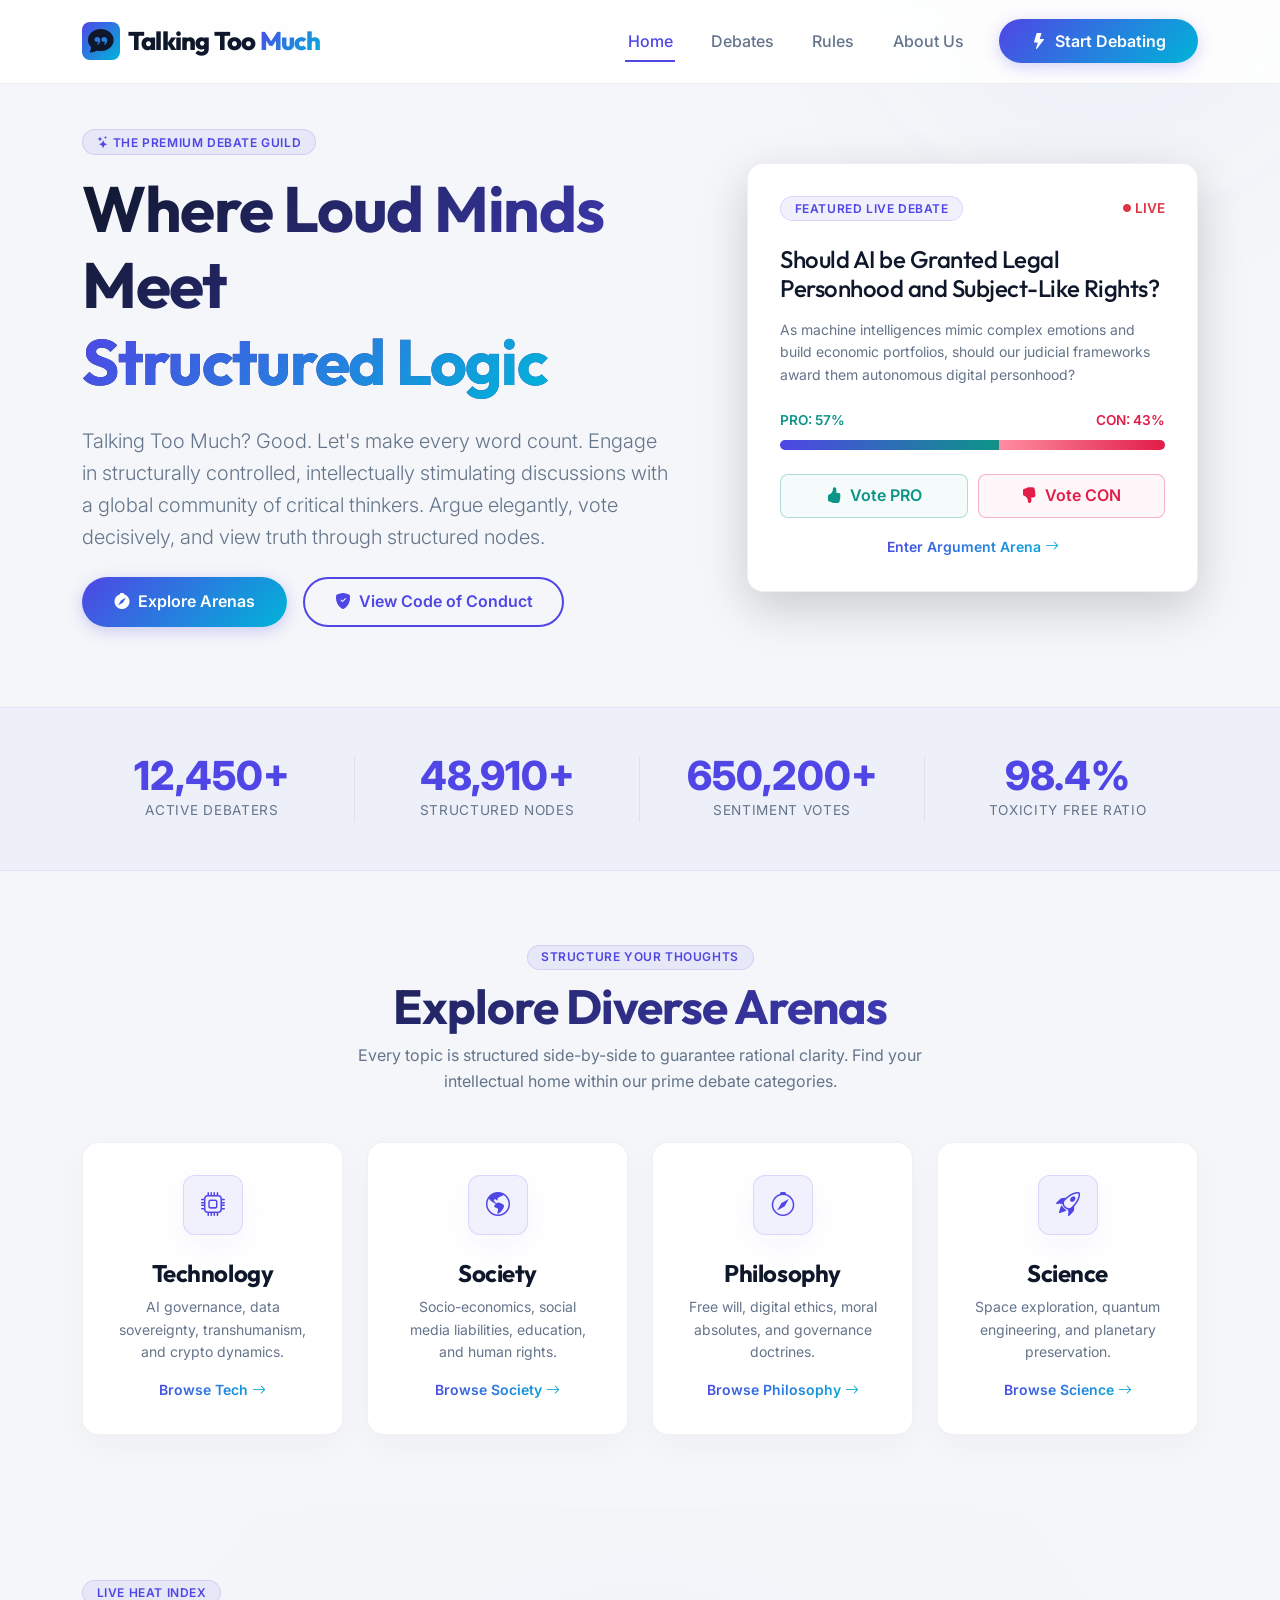
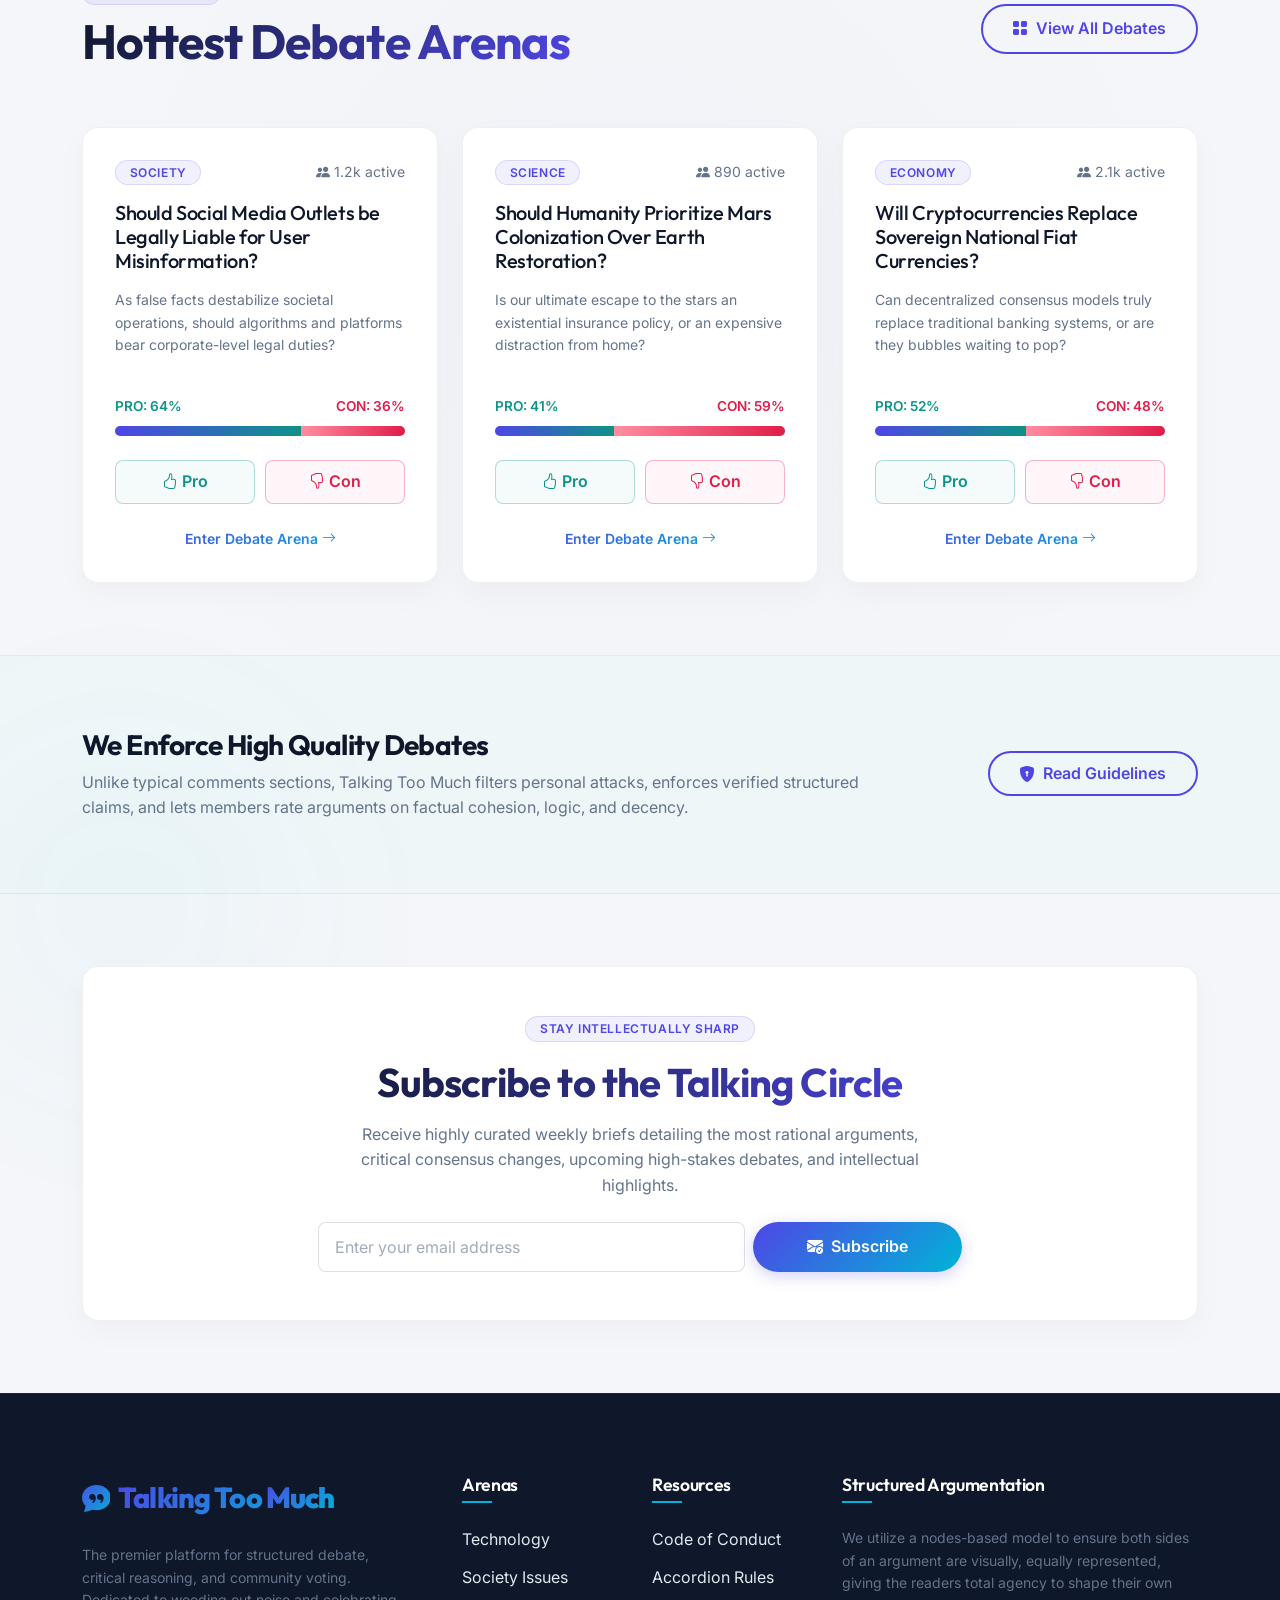
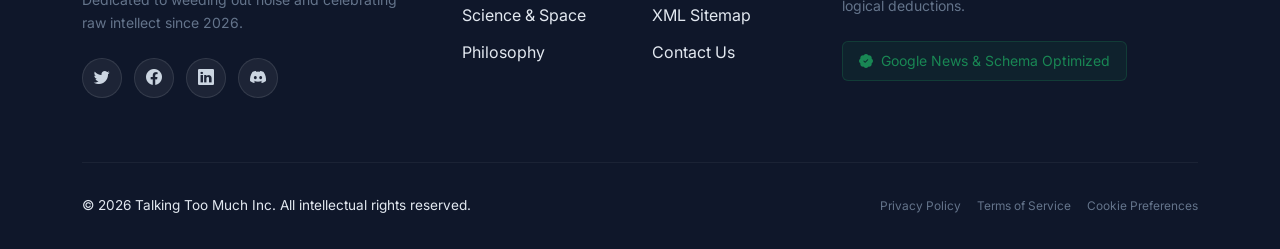
<file: index.html>
<!DOCTYPE html>
<html lang="en">

<head>
    <meta charset="UTF-8">
    <meta name="viewport" content="width=device-width, initial-scale=1.0">
    <meta name="description"
        content="Talking Too Much - The premium digital debating arena for structured logic, heated discussions, and community voting. Join debate arenas on Tech, Philosophy, Science, and Society.">
    <meta name="keywords"
        content="debating website, online debates, structured arguments, pros and cons, critical thinking, debate platform, Talking Too Much, healthy discussion">
    <meta name="author" content="Talking Too Much Inc.">

    <!-- Open Graph / Facebook -->
    <meta property="og:type" content="website">
    <meta property="og:url" content="https://ramandhiman2.github.io/TTM_SEO/">
    <meta property="og:title" content="Talking Too Much - Premium Online Debating Arena">
    <meta property="og:description"
        content="Exchange thoughts, cast votes, and participate in highly structured debates. Where loud minds meet structured logic.">
    <meta property="og:image" content="https://ramandhiman2.github.io/TTM_SEO/assets/images/og-home.jpg">

    <!-- Twitter -->
    <meta property="twitter:card" content="summary_large_image">
    <meta property="twitter:url" content="https://ramandhiman2.github.io/TTM_SEO/">
    <meta property="twitter:title" content="Talking Too Much - Premium Online Debating Arena">
    <meta property="twitter:description"
        content="Exchange thoughts, cast votes, and participate in highly structured debates. Where loud minds meet structured logic.">
    <meta property="twitter:image" content="https://ramandhiman2.github.io/TTM_SEO/assets/images/og-home.jpg">

    <title>Talking Too Much | Premium Online Debating & Argumentation Arena</title>
    <link rel="canonical" href="https://ramandhiman2.github.io/TTM_SEO/index.html">

    <!-- Preconnect CDNs for faster DNS & TLS connection times -->
    <link rel="preconnect" href="https://fonts.googleapis.com">
    <link rel="preconnect" href="https://fonts.gstatic.com" crossorigin>
    <link rel="preconnect" href="https://cdn.jsdelivr.net">

    <!-- Load Google Fonts -->
    <link
        href="https://fonts.googleapis.com/css2?family=Inter:wght@300;400;500;600;700&family=Outfit:wght@400;500;600;700;800;900&display=swap"
        rel="stylesheet">

    <!-- Bootstrap 5 CSS -->
    <link href="https://cdn.jsdelivr.net/npm/bootstrap@5.3.0/dist/css/bootstrap.min.css" rel="stylesheet">
    <!-- Bootstrap Icons (Optimized / Non-render-blocking fallback load) -->
    <link href="https://cdn.jsdelivr.net/npm/bootstrap-icons@1.10.5/font/bootstrap-icons.css" rel="stylesheet"
        media="print" onload="this.media='all'">
    <!-- Custom CSS -->
    <link href="assets/css/style.css" rel="stylesheet">

    <!-- Deferred Scripts (Downloaded in parallel, non-blocking) -->
    <script src="https://cdn.jsdelivr.net/npm/bootstrap@5.3.0/dist/js/bootstrap.bundle.min.js" defer></script>
    <script src="assets/js/main.js" defer></script>

    <!-- JSON-LD SEO Schema Markup -->
    <script type="application/ld+json">
        {
    "@context": "https://schema.org",
    "@type": "WebSite",
    "name": "Talking Too Much",
    "alternateName": "TalkingTooMuch Debate Platform",
    "url": "https://ramandhiman2.github.io/TTM_SEO/",
    "potentialAction": {
        "@type": "SearchAction",
        "target": "https://ramandhiman2.github.io/TTM_SEO/debates.html?search={search_term_string}",
        "query-input": "required name=search_term_string"
    },
    "description": "Premium structured debating arena online. Analyze, argue, and vote on critical topics across Technology, Philosophy, Science, and Society.",
    "publisher": {
        "@type": "Organization",
        "name": "Talking Too Much",
        "logo": {
        "@type": "ImageObject",
        "url": "https://ramandhiman2.github.io/TTM_SEO/assets/images/logo.png"
        }
  }
}
    </script>
</head>

<body>

    <!-- Ambient BG Lights -->
    <div class="ambient-bg"></div>
    <div class="ambient-bg-2"></div>

    <!-- HEADER / NAVIGATION -->
    <header>
        <nav class="navbar navbar-expand-lg navbar-premium fixed-top">
            <div class="container">
                <a class="navbar-brand text-light" href="index.html">
                    <span class="brand-logo"><i class="bi bi-chat-quote-fill"></i></span>
                    <span>Talking Too <span class="text-gradient-green">Much</span></span>
                </a>
                <button class="navbar-toggler navbar-toggler-premium" type="button" data-bs-toggle="collapse"
                    data-bs-target="#mainNavbar" aria-controls="mainNavbar" aria-expanded="false"
                    aria-label="Toggle navigation">
                    <span class="bi bi-list"></span>
                </button>
                <div class="collapse navbar-collapse" id="mainNavbar">
                    <ul class="navbar-nav ms-auto mb-2 mb-lg-0 align-items-lg-center">
                        <li class="nav-item active"><a class="nav-link" href="index.html">Home</a></li>
                        <li class="nav-item"><a class="nav-link" href="debates.html">Debates</a></li>
                        <li class="nav-item"><a class="nav-link" href="rules.html">Rules</a></li>
                        <li class="nav-item"><a class="nav-link" href="about.html">About Us</a></li>
                        <li class="nav-item ms-lg-3 mt-2 mt-lg-0">
                            <a class="btn-premium" href="debates.html"><i class="bi bi-lightning-fill me-1"></i> Start
                                Debating</a>
                        </li>
                    </ul>
                </div>
            </div>
        </nav>
    </header>

    <!-- HERO SECTION -->
    <main>
        <section class="hero-section d-flex align-items-center">
            <div class="container">
                <div class="row align-items-center">
                    <div class="col-lg-7 text-start mb-5 mb-lg-0">
                        <span class="badge badge-category mb-3"><i class="bi bi-stars"></i> The Premium Debate
                            Guild</span>
                        <h1 class="display-3 fw-bold mb-4 text-gradient">Where Loud Minds Meet <br><span
                                class="text-gradient-green">Structured Logic</span></h1>
                        <p class="lead text-muted mb-4 pe-lg-5">Talking Too Much? Good. Let's make every word count.
                            Engage in structurally controlled, intellectually stimulating discussions with a global
                            community of critical thinkers. Argue elegantly, vote decisively, and view truth through
                            structured nodes.</p>
                        <div class="d-flex flex-wrap gap-3 hero-buttons">
                            <a href="debates.html" class="btn-premium"><i class="bi bi-compass-fill me-2"></i>Explore
                                Arenas</a>
                            <a href="rules.html" class="btn-premium-outline"><i
                                    class="bi bi-shield-fill-check me-2"></i>View Code of Conduct</a>
                        </div>
                    </div>
                    <div class="col-lg-5">
                        <div class="glass-card shadow-lg">
                            <div class="d-flex justify-content-between align-items-center mb-4">
                                <span class="badge badge-category">Featured Live Debate</span>
                                <span class="text-danger fw-semibold d-flex align-items-center gap-1"
                                    style="font-size: 0.85rem;"><i class="bi bi-circle-fill animate-pulse text-danger"
                                        style="font-size: 0.5rem; animation: pulse 1.5s infinite;"></i> LIVE</span>
                            </div>
                            <h3 class="h4 mb-3"><a href="debate-details.html"
                                    class="text-light text-decoration-none hover-teal">Should AI be Granted Legal
                                    Personhood and Subject-Like Rights?</a></h3>
                            <p class="text-muted small">As machine intelligences mimic complex emotions and build
                                economic portfolios, should our judicial frameworks award them autonomous digital
                                personhood?</p>

                            <!-- Voting engine widget -->
                            <div class="debate-sentiment">
                                <div class="sentiment-label">
                                    <span style="color: var(--pro-color);">PRO: 57%</span>
                                    <span style="color: var(--con-color);">CON: 43%</span>
                                </div>
                                <div class="sentiment-bar">
                                    <div class="sentiment-pro" style="width: 57%"></div>
                                    <div class="sentiment-con" style="width: 43%"></div>
                                </div>
                            </div>

                            <div class="vote-btn-group mt-4">
                                <button class="btn-vote-pro"><i class="bi bi-hand-thumbs-up-fill me-1"></i> Vote
                                    PRO</button>
                                <button class="btn-vote-con"><i class="bi bi-hand-thumbs-down-fill me-1"></i> Vote
                                    CON</button>
                            </div>

                            <div class="text-center mt-3">
                                <a href="debate-details.html"
                                    class="text-gradient-green text-decoration-none fw-semibold small d-inline-flex align-items-center gap-1">Enter
                                    Argument Arena <i class="bi bi-arrow-right"></i></a>
                            </div>
                        </div>
                    </div>
                </div>
            </div>
        </section>

        <!-- STATISTICS SECTION -->
        <section class="py-5 section-stats">
            <div class="container">
                <div class="row text-center">
                    <div class="col-6 col-lg-3 stat-counter">
                        <div class="stat-number">12,450+</div>
                        <div class="stat-label">Active Debaters</div>
                    </div>
                    <div class="col-6 col-lg-3 stat-counter">
                        <div class="stat-number">48,910+</div>
                        <div class="stat-label">Structured Nodes</div>
                    </div>
                    <div class="col-6 col-lg-3 stat-counter">
                        <div class="stat-number">650,200+</div>
                        <div class="stat-label">Sentiment Votes</div>
                    </div>
                    <div class="col-6 col-lg-3 stat-counter">
                        <div class="stat-number">98.4%</div>
                        <div class="stat-label">Toxicity Free Ratio</div>
                    </div>
                </div>
            </div>
        </section>

        <!-- CATEGORIES SECTION -->
        <section class="py-5">
            <div class="container py-4">
                <div class="text-center mb-5">
                    <span class="badge badge-category mb-2">Structure Your Thoughts</span>
                    <h2 class="display-5 fw-bold text-gradient">Explore Diverse Arenas</h2>
                    <p class="text-muted mx-auto" style="max-width: 600px;">Every topic is structured side-by-side to
                        guarantee rational clarity. Find your intellectual home within our prime debate categories.</p>
                </div>
                <div class="row g-4">
                    <div class="col-md-6 col-lg-3">
                        <div
                            class="glass-card h-100 text-center d-flex flex-column align-items-center justify-content-center">
                            <div class="icon-box"><i class="bi bi-cpu"></i></div>
                            <h4>Technology</h4>
                            <p class="text-muted small">AI governance, data sovereignty, transhumanism, and crypto
                                dynamics.</p>
                            <a href="debates.html"
                                class="text-gradient-green text-decoration-none fw-semibold small mt-auto">Browse Tech
                                <i class="bi bi-arrow-right"></i></a>
                        </div>
                    </div>
                    <div class="col-md-6 col-lg-3">
                        <div
                            class="glass-card h-100 text-center d-flex flex-column align-items-center justify-content-center">
                            <div class="icon-box"><i class="bi bi-globe-americas"></i></div>
                            <h4>Society</h4>
                            <p class="text-muted small">Socio-economics, social media liabilities, education, and human
                                rights.</p>
                            <a href="debates.html"
                                class="text-gradient-green text-decoration-none fw-semibold small mt-auto">Browse
                                Society <i class="bi bi-arrow-right"></i></a>
                        </div>
                    </div>
                    <div class="col-md-6 col-lg-3">
                        <div
                            class="glass-card h-100 text-center d-flex flex-column align-items-center justify-content-center">
                            <div class="icon-box"><i class="bi bi-compass"></i></div>
                            <h4>Philosophy</h4>
                            <p class="text-muted small">Free will, digital ethics, moral absolutes, and governance
                                doctrines.</p>
                            <a href="debates.html"
                                class="text-gradient-green text-decoration-none fw-semibold small mt-auto">Browse
                                Philosophy <i class="bi bi-arrow-right"></i></a>
                        </div>
                    </div>
                    <div class="col-md-6 col-lg-3">
                        <div
                            class="glass-card h-100 text-center d-flex flex-column align-items-center justify-content-center">
                            <div class="icon-box"><i class="bi bi-rocket-takeoff"></i></div>
                            <h4>Science</h4>
                            <p class="text-muted small">Space exploration, quantum engineering, and planetary
                                preservation.</p>
                            <a href="debates.html"
                                class="text-gradient-green text-decoration-none fw-semibold small mt-auto">Browse
                                Science <i class="bi bi-arrow-right"></i></a>
                        </div>
                    </div>
                </div>
            </div>
        </section>

        <!-- POPULAR DEBATES SECTION -->
        <section class="py-5 section-popular">
            <div class="container py-4">
                <div
                    class="d-flex flex-column flex-md-row justify-content-between align-items-start align-items-md-center mb-5">
                    <div>
                        <span class="badge badge-category mb-2">Live Heat Index</span>
                        <h2 class="display-5 fw-bold text-gradient">Hottest Debate Arenas</h2>
                    </div>
                    <a href="debates.html" class="btn-premium-outline mt-3 mt-md-0"><i
                            class="bi bi-grid-fill me-2"></i>View All Debates</a>
                </div>

                <div class="row g-4">
                    <!-- Debate Card 1 -->
                    <div class="col-lg-4 col-md-6">
                        <div class="glass-card h-100 d-flex flex-column">
                            <div class="d-flex justify-content-between align-items-center mb-3">
                                <span class="badge badge-category">Society</span>
                                <span class="text-muted small d-flex align-items-center gap-1"><i
                                        class="bi bi-people-fill"></i> 1.2k active</span>
                            </div>
                            <h4 class="h5 mb-3"><a href="debate-details.html"
                                    class="text-light text-decoration-none hover-teal">Should Social Media Outlets be
                                    Legally Liable for User Misinformation?</a></h4>
                            <p class="text-muted small flex-grow-1">As false facts destabilize societal operations,
                                should algorithms and platforms bear corporate-level legal duties?</p>

                            <div class="debate-sentiment">
                                <div class="sentiment-label">
                                    <span style="color: var(--pro-color);">PRO: 64%</span>
                                    <span style="color: var(--con-color);">CON: 36%</span>
                                </div>
                                <div class="sentiment-bar">
                                    <div class="sentiment-pro" style="width: 64%"></div>
                                    <div class="sentiment-con" style="width: 36%"></div>
                                </div>
                            </div>

                            <div class="vote-btn-group mb-3">
                                <button class="btn-vote-pro btn-sm"><i class="bi bi-hand-thumbs-up"></i> Pro</button>
                                <button class="btn-vote-con btn-sm"><i class="bi bi-hand-thumbs-down"></i> Con</button>
                            </div>
                            <a href="debate-details.html"
                                class="text-center text-gradient-green text-decoration-none fw-semibold small mt-2">Enter
                                Debate Arena <i class="bi bi-arrow-right"></i></a>
                        </div>
                    </div>

                    <!-- Debate Card 2 -->
                    <div class="col-lg-4 col-md-6">
                        <div class="glass-card h-100 d-flex flex-column">
                            <div class="d-flex justify-content-between align-items-center mb-3">
                                <span class="badge badge-category">Science</span>
                                <span class="text-muted small d-flex align-items-center gap-1"><i
                                        class="bi bi-people-fill"></i> 890 active</span>
                            </div>
                            <h4 class="h5 mb-3"><a href="debate-details.html"
                                    class="text-light text-decoration-none hover-teal">Should Humanity Prioritize Mars
                                    Colonization Over Earth Restoration?</a></h4>
                            <p class="text-muted small flex-grow-1">Is our ultimate escape to the stars an existential
                                insurance policy, or an expensive distraction from home?</p>

                            <div class="debate-sentiment">
                                <div class="sentiment-label">
                                    <span style="color: var(--pro-color);">PRO: 41%</span>
                                    <span style="color: var(--con-color);">CON: 59%</span>
                                </div>
                                <div class="sentiment-bar">
                                    <div class="sentiment-pro" style="width: 41%"></div>
                                    <div class="sentiment-con" style="width: 59%"></div>
                                </div>
                            </div>

                            <div class="vote-btn-group mb-3">
                                <button class="btn-vote-pro btn-sm"><i class="bi bi-hand-thumbs-up"></i> Pro</button>
                                <button class="btn-vote-con btn-sm"><i class="bi bi-hand-thumbs-down"></i> Con</button>
                            </div>
                            <a href="debate-details.html"
                                class="text-center text-gradient-green text-decoration-none fw-semibold small mt-2">Enter
                                Debate Arena <i class="bi bi-arrow-right"></i></a>
                        </div>
                    </div>

                    <!-- Debate Card 3 -->
                    <div class="col-lg-4 col-md-6">
                        <div class="glass-card h-100 d-flex flex-column">
                            <div class="d-flex justify-content-between align-items-center mb-3">
                                <span class="badge badge-category">Economy</span>
                                <span class="text-muted small d-flex align-items-center gap-1"><i
                                        class="bi bi-people-fill"></i> 2.1k active</span>
                            </div>
                            <h4 class="h5 mb-3"><a href="debate-details.html"
                                    class="text-light text-decoration-none hover-teal">Will Cryptocurrencies Replace
                                    Sovereign National Fiat Currencies?</a></h4>
                            <p class="text-muted small flex-grow-1">Can decentralized consensus models truly replace
                                traditional banking systems, or are they bubbles waiting to pop?</p>

                            <div class="debate-sentiment">
                                <div class="sentiment-label">
                                    <span style="color: var(--pro-color);">PRO: 52%</span>
                                    <span style="color: var(--con-color);">CON: 48%</span>
                                </div>
                                <div class="sentiment-bar">
                                    <div class="sentiment-pro" style="width: 52%"></div>
                                    <div class="sentiment-con" style="width: 48%"></div>
                                </div>
                            </div>

                            <div class="vote-btn-group mb-3">
                                <button class="btn-vote-pro btn-sm"><i class="bi bi-hand-thumbs-up"></i> Pro</button>
                                <button class="btn-vote-con btn-sm"><i class="bi bi-hand-thumbs-down"></i> Con</button>
                            </div>
                            <a href="debate-details.html"
                                class="text-center text-gradient-green text-decoration-none fw-semibold small mt-2">Enter
                                Debate Arena <i class="bi bi-arrow-right"></i></a>
                        </div>
                    </div>
                </div>
            </div>
        </section>

        <!-- CONDUCT STATEMENT BANNER -->
        <section class="py-5"
            style="border-top: 1px solid var(--border-glass); border-bottom: 1px solid var(--border-glass); background: rgba(0, 245, 212, 0.02);">
            <div class="container py-4">
                <div class="row align-items-center">
                    <div class="col-md-9 mb-4 mb-md-0 text-start">
                        <h3 class="fw-bold mb-2">We Enforce High Quality Debates</h3>
                        <p class="text-muted mb-0">Unlike typical comments sections, Talking Too Much filters personal
                            attacks, enforces verified structured claims, and lets members rate arguments on factual
                            cohesion, logic, and decency.</p>
                    </div>
                    <div class="col-md-3 text-start text-md-end">
                        <a href="rules.html" class="btn-premium-outline"><i class="bi bi-shield-lock-fill me-1"></i>
                            Read Guidelines</a>
                    </div>
                </div>
            </div>
        </section>

        <!-- NEWSLETTER SECTION -->
        <section class="py-5">
            <div class="container py-4">
                <div class="glass-card py-5 text-center">
                    <div class="row justify-content-center">
                        <div class="col-lg-8">
                            <span class="badge badge-category mb-3">Stay intellectually sharp</span>
                            <h2 class="display-6 fw-bold mb-3 text-gradient">Subscribe to the Talking Circle</h2>
                            <p class="text-muted mb-4 px-md-5">Receive highly curated weekly briefs detailing the most
                                rational arguments, critical consensus changes, upcoming high-stakes debates, and
                                intellectual highlights.</p>
                            <form id="newsletterForm" class="row g-2 justify-content-center px-md-4">
                                <div class="col-md-8">
                                    <input type="email" class="form-control form-premium-control"
                                        placeholder="Enter your email address" required aria-label="Newsletter email">
                                </div>
                                <div class="col-md-4">
                                    <button type="submit" class="btn-premium w-100"><i
                                            class="bi bi-envelope-check-fill me-1"></i> Subscribe</button>
                                </div>
                            </form>
                        </div>
                    </div>
                </div>
            </div>
        </section>
    </main>

    <!-- FOOTER -->
    <footer class="footer-premium">
        <div class="container">
            <div class="row g-4">
                <div class="col-lg-4 text-start">
                    <a class="footer-logo" href="index.html">
                        <span class="brand-logo"><i class="bi bi-chat-quote-fill"></i></span>
                        <span>Talking Too <span>Much</span></span>
                    </a>
                    <p class="text-muted small pe-lg-4 mt-3">The premier platform for structured debate, critical
                        reasoning, and community voting. Dedicated to weeding out noise and celebrating raw intellect
                        since 2026.</p>
                    <div class="social-icons">
                        <a href="#" class="social-icon-btn" aria-label="Twitter"><i class="bi bi-twitter"></i></a>
                        <a href="#" class="social-icon-btn" aria-label="Facebook"><i class="bi bi-facebook"></i></a>
                        <a href="#" class="social-icon-btn" aria-label="LinkedIn"><i class="bi bi-linkedin"></i></a>
                        <a href="#" class="social-icon-btn" aria-label="Discord"><i class="bi bi-discord"></i></a>
                    </div>
                </div>
                <div class="col-6 col-md-3 col-lg-2 text-start">
                    <h5>Arenas</h5>
                    <ul class="footer-links">
                        <li><a href="debates.html">Technology</a></li>
                        <li><a href="debates.html">Society Issues</a></li>
                        <li><a href="debates.html">Science & Space</a></li>
                        <li><a href="debates.html">Philosophy</a></li>
                    </ul>
                </div>
                <div class="col-6 col-md-3 col-lg-2 text-start">
                    <h5>Resources</h5>
                    <ul class="footer-links">
                        <li><a href="rules.html">Code of Conduct</a></li>
                        <li><a href="rules.html">Accordion Rules</a></li>
                        <li><a href="sitemap.xml">XML Sitemap</a></li>
                        <li><a href="about.html">Contact Us</a></li>
                    </ul>
                </div>
                <div class="col-md-6 col-lg-4 text-start">
                    <h5>Structured Argumentation</h5>
                    <p class="text-muted small">We utilize a nodes-based model to ensure both sides of an argument are
                        visually, equally represented, giving the readers total agency to shape their own logical
                        deductions.</p>
                    <span
                        class="d-inline-block border border-success border-opacity-25 rounded px-3 py-2 mt-2 bg-success bg-opacity-10 small text-success">
                        <i class="bi bi-patch-check-fill me-1"></i> Google News & Schema Optimized
                    </span>
                </div>
            </div>
            <div class="copyright-bar text-center text-md-between d-md-flex justify-content-between align-items-center">
                <p class="mb-2 mb-md-0">&copy; 2026 Talking Too Much Inc. All intellectual rights reserved.</p>
                <div class="small d-flex gap-3 justify-content-center">
                    <a href="#" class="text-muted text-decoration-none hover-teal">Privacy Policy</a>
                    <a href="#" class="text-muted text-decoration-none hover-teal">Terms of Service</a>
                    <a href="#" class="text-muted text-decoration-none hover-teal">Cookie Preferences</a>
                </div>
            </div>
        </div>
    </footer>

</body>

</html>
</file>
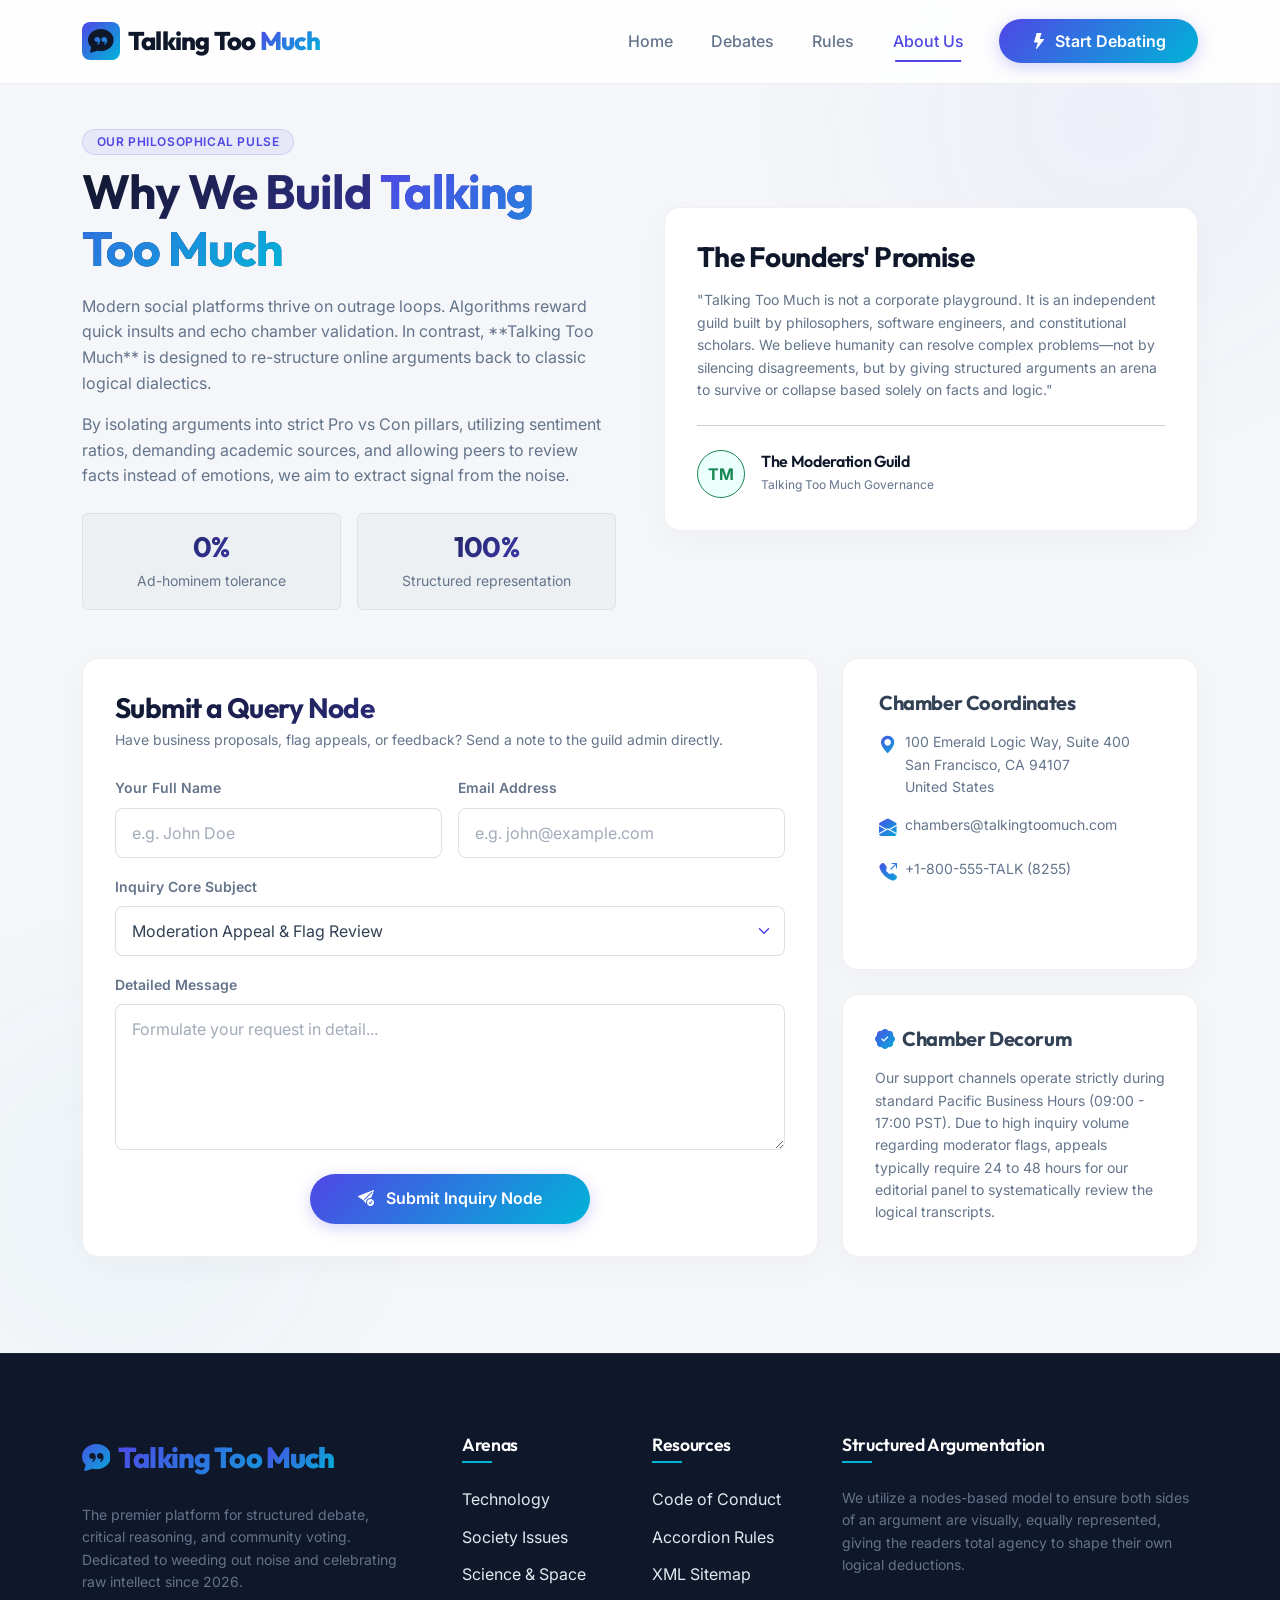
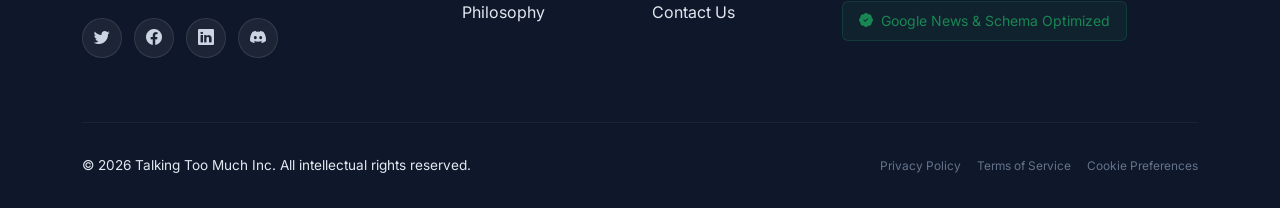
<file: about.html>
<!DOCTYPE html>
<html lang="en">
<head>
    <meta charset="UTF-8">
    <meta name="viewport" content="width=device-width, initial-scale=1.0">
    <meta name="description" content="Learn about our philosophical mission, team, and contact coordinates. Help us build a toxicity-free structured debate ecosystem.">
    <meta name="keywords" content="about us, contact debate platform, debate support, intellectual dialectic, truth through logic, talking too much organization">
    <meta name="author" content="Talking Too Much Inc.">
    
    <!-- Open Graph / Facebook -->
    <meta property="og:type" content="website">
    <meta property="og:url" content="https://ramandhiman2.github.io/TTM_SEO/about.html">
    <meta property="og:title" content="About Us & Contact | Talking Too Much">
    <meta property="og:description" content="Meet the developers and philosophers structuring online arguments. Get in touch with our moderation guild.">
    <meta property="og:image" content="https://ramandhiman2.github.io/TTM_SEO/assets/images/og-about.jpg">

    <!-- Twitter -->
    <meta property="twitter:card" content="summary_large_image">
    <meta property="twitter:url" content="https://ramandhiman2.github.io/TTM_SEO/about.html">
    <meta property="twitter:title" content="About Us & Contact | Talking Too Much">
    <meta property="twitter:description" content="Meet the developers and philosophers structuring online arguments. Get in touch with our moderation guild.">
    <meta property="twitter:image" content="https://ramandhiman2.github.io/TTM_SEO/assets/images/og-about.jpg">

    <title>About Us & Contact | Talking Too Much</title>
    <link rel="canonical" href="https://ramandhiman2.github.io/TTM_SEO/about.html">

    <!-- Preconnect CDNs for faster DNS & TLS connection times -->
    <link rel="preconnect" href="https://fonts.googleapis.com">
    <link rel="preconnect" href="https://fonts.gstatic.com" crossorigin>
    <link rel="preconnect" href="https://cdn.jsdelivr.net">

    <!-- Load Google Fonts -->
    <link href="https://fonts.googleapis.com/css2?family=Inter:wght@300;400;500;600;700&family=Outfit:wght@400;500;600;700;800;900&display=swap" rel="stylesheet">

    <!-- Bootstrap 5 CSS -->
    <link href="https://cdn.jsdelivr.net/npm/bootstrap@5.3.0/dist/css/bootstrap.min.css" rel="stylesheet">
    <!-- Bootstrap Icons (Optimized / Non-render-blocking fallback load) -->
    <link href="https://cdn.jsdelivr.net/npm/bootstrap-icons@1.10.5/font/bootstrap-icons.css" rel="stylesheet" media="print" onload="this.media='all'">
    <!-- Custom CSS -->
    <link href="assets/css/style.css" rel="stylesheet">

    <!-- Deferred Scripts (Downloaded in parallel, non-blocking) -->
    <script src="https://cdn.jsdelivr.net/npm/bootstrap@5.3.0/dist/js/bootstrap.bundle.min.js" defer></script>
    <script src="assets/js/main.js" defer></script>

    <!-- JSON-LD SEO Schema Markup -->
    <script type="application/ld+json">
    {
      "@context": "https://schema.org",
      "@type": "AboutPage",
      "name": "About Us & Contact | Talking Too Much",
      "url": "https://ramandhiman2.github.io/TTM_SEO/about.html",
      "description": "Learn about the mission, philosophy, and team behind Talking Too Much, and send us a direct inquiry.",
      "mainEntity": {
        "@type": "Organization",
        "name": "Talking Too Much Inc.",
        "url": "https://ramandhiman2.github.io/TTM_SEO/",
        "logo": "https://ramandhiman2.github.io/TTM_SEO/assets/images/logo.png",
        "email": "chambers@talkingtoomuch.com",
        "telephone": "+1-800-555-TALK",
        "foundingDate": "2026-01-15",
        "address": {
          "@type": "PostalAddress",
          "streetAddress": "100 Emerald Logic Way, Suite 400",
          "addressLocality": "San Francisco",
          "addressRegion": "CA",
          "postalCode": "94107",
          "addressCountry": "US"
        }
      }
    }
    </script>
</head>
<body>

    <!-- Ambient BG Lights -->
    <div class="ambient-bg"></div>
    <div class="ambient-bg-2"></div>

    <!-- HEADER / NAVIGATION -->
    <header>
        <nav class="navbar navbar-expand-lg navbar-premium fixed-top">
            <div class="container">
                <a class="navbar-brand text-light" href="index.html">
                    <span class="brand-logo"><i class="bi bi-chat-quote-fill"></i></span>
                    <span>Talking Too <span class="text-gradient-green">Much</span></span>
                </a>
                <button class="navbar-toggler navbar-toggler-premium" type="button" data-bs-toggle="collapse" data-bs-target="#mainNavbar" aria-controls="mainNavbar" aria-expanded="false" aria-label="Toggle navigation">
                    <span class="bi bi-list"></span>
                </button>
                <div class="collapse navbar-collapse" id="mainNavbar">
                    <ul class="navbar-nav ms-auto mb-2 mb-lg-0 align-items-lg-center">
                        <li class="nav-item"><a class="nav-link" href="index.html">Home</a></li>
                        <li class="nav-item"><a class="nav-link" href="debates.html">Debates</a></li>
                        <li class="nav-item"><a class="nav-link" href="rules.html">Rules</a></li>
                        <li class="nav-item active"><a class="nav-link" href="about.html">About Us</a></li>
                        <li class="nav-item ms-lg-3 mt-2 mt-lg-0">
                            <a class="btn-premium" href="debates.html"><i class="bi bi-lightning-fill me-1"></i> Start Debating</a>
                        </li>
                    </ul>
                </div>
            </div>
        </nav>
    </header>

    <main style="padding-top: 8rem;">
        <!-- MISSION SECTION -->
        <section class="container mb-5 text-start">
            <div class="row align-items-center g-5">
                <div class="col-lg-6">
                    <span class="badge badge-category mb-2">Our Philosophical Pulse</span>
                    <h1 class="display-5 fw-bold mb-3 text-gradient">Why We Build <span class="text-gradient-green">Talking Too Much</span></h1>
                    <p class="text-muted mb-3">Modern social platforms thrive on outrage loops. Algorithms reward quick insults and echo chamber validation. In contrast, **Talking Too Much** is designed to re-structure online arguments back to classic logical dialectics.</p>
                    <p class="text-muted mb-4">By isolating arguments into strict Pro vs Con pillars, utilizing sentiment ratios, demanding academic sources, and allowing peers to review facts instead of emotions, we aim to extract signal from the noise.</p>
                    <div class="row g-3">
                        <div class="col-6">
                            <div class="border border-glass rounded p-3 text-center bg-secondary bg-opacity-5">
                                <h3 class="fw-bold text-gradient mb-1">0%</h3>
                                <span class="text-muted small">Ad-hominem tolerance</span>
                            </div>
                        </div>
                        <div class="col-6">
                            <div class="border border-glass rounded p-3 text-center bg-secondary bg-opacity-5">
                                <h3 class="fw-bold text-gradient mb-1">100%</h3>
                                <span class="text-muted small">Structured representation</span>
                            </div>
                        </div>
                    </div>
                </div>
                <div class="col-lg-6">
                    <div class="glass-card">
                        <h3 class="fw-bold mb-3">The Founders' Promise</h3>
                        <p class="text-muted small">"Talking Too Much is not a corporate playground. It is an independent guild built by philosophers, software engineers, and constitutional scholars. We believe humanity can resolve complex problems—not by silencing disagreements, but by giving structured arguments an arena to survive or collapse based solely on facts and logic."</p>
                        <hr class="border-glass my-4">
                        <div class="d-flex align-items-center gap-3">
                            <div class="bg-emerald rounded-circle border border-success border-opacity-30 d-flex align-items-center justify-content-center text-success fw-bold" style="width: 48px; height: 48px; background: rgba(0, 245, 212, 0.08);">
                                TM
                            </div>
                            <div>
                                <h5 class="mb-0 fw-semibold" style="font-size: 1rem;">The Moderation Guild</h5>
                                <span class="text-muted fs-xs" style="font-size: 0.75rem;">Talking Too Much Governance</span>
                            </div>
                        </div>
                    </div>
                </div>
            </div>
        </section>

        <!-- CONTACT SECTION -->
        <section class="container mb-5 pb-5">
            <div class="row g-4 text-start">
                
                <!-- Contact Form -->
                <div class="col-lg-8">
                    <div class="glass-card">
                        <h2 class="h3 fw-bold mb-1 text-gradient">Submit a Query Node</h2>
                        <p class="text-muted small mb-4">Have business proposals, flag appeals, or feedback? Send a note to the guild admin directly.</p>
                        
                        <form id="contactForm" class="row g-3">
                            <div class="col-md-6">
                                <label for="contactName" class="form-label text-muted small fw-semibold">Your Full Name</label>
                                <input type="text" id="contactName" class="form-control form-premium-control" placeholder="e.g. John Doe" required>
                            </div>
                            <div class="col-md-6">
                                <label for="contactEmail" class="form-label text-muted small fw-semibold">Email Address</label>
                                <input type="email" id="contactEmail" class="form-control form-premium-control" placeholder="e.g. john@example.com" required>
                            </div>
                            <div class="col-12">
                                <label for="contactSubject" class="form-label text-muted small fw-semibold">Inquiry Core Subject</label>
                                <select id="contactSubject" class="form-select form-premium-control form-premium-select" required>
                                    <option value="moderation">Moderation Appeal & Flag Review</option>
                                    <option value="partnership">Corporate / Editorial Partnership</option>
                                    <option value="bug">Technical Bug Report</option>
                                    <option value="other">General Philosophical Suggestion</option>
                                </select>
                            </div>
                            <div class="col-12">
                                <label for="contactMessage" class="form-label text-muted small fw-semibold">Detailed Message</label>
                                <textarea id="contactMessage" rows="5" class="form-control form-premium-control" placeholder="Formulate your request in detail..." required></textarea>
                            </div>
                            <div class="col-12 text-center mt-4">
                                <button type="submit" class="btn-premium px-5"><i class="bi bi-send-check-fill me-2"></i> Submit Inquiry Node</button>
                            </div>
                        </form>
                    </div>
                </div>

                <!-- Contact Coordinates -->
                <div class="col-lg-4 d-flex flex-column gap-4">
                    
                    <!-- Coordinate 1 -->
                    <div class="glass-card flex-grow-1">
                        <h4 class="h5 fw-bold mb-3"><i class="bi bi-mailbox-fill text-gradient-green me-1"></i> Chamber Coordinates</h4>
                        <ul class="list-unstyled text-muted small ps-1">
                            <li class="mb-3 d-flex gap-2 align-items-start">
                                <i class="bi bi-geo-alt-fill text-gradient-green" style="font-size: 1.1rem;"></i>
                                <span>100 Emerald Logic Way, Suite 400<br>San Francisco, CA 94107<br>United States</span>
                            </li>
                            <li class="mb-3 d-flex gap-2 align-items-start">
                                <i class="bi bi-envelope-open-fill text-gradient-green" style="font-size: 1.1rem;"></i>
                                <span>chambers@talkingtoomuch.com</span>
                            </li>
                            <li class="mb-3 d-flex gap-2 align-items-start">
                                <i class="bi bi-telephone-outbound-fill text-gradient-green" style="font-size: 1.1rem;"></i>
                                <span>+1-800-555-TALK (8255)</span>
                            </li>
                        </ul>
                    </div>

                    <!-- Coordinate 2 -->
                    <div class="glass-card">
                        <h4 class="h5 fw-bold mb-3"><i class="bi bi-patch-check-fill text-gradient-green me-1"></i> Chamber Decorum</h4>
                        <p class="text-muted small mb-0">Our support channels operate strictly during standard Pacific Business Hours (09:00 - 17:00 PST). Due to high inquiry volume regarding moderator flags, appeals typically require 24 to 48 hours for our editorial panel to systematically review the logical transcripts.</p>
                    </div>

                </div>

            </div>
        </section>
    </main>

    <!-- FOOTER -->
    <footer class="footer-premium">
        <div class="container">
            <div class="row g-4">
                <div class="col-lg-4 text-start">
                    <a class="footer-logo" href="index.html">
                        <span class="brand-logo"><i class="bi bi-chat-quote-fill"></i></span>
                        <span>Talking Too <span>Much</span></span>
                    </a>
                    <p class="text-muted small pe-lg-4 mt-3">The premier platform for structured debate, critical reasoning, and community voting. Dedicated to weeding out noise and celebrating raw intellect since 2026.</p>
                    <div class="social-icons">
                        <a href="#" class="social-icon-btn" aria-label="Twitter"><i class="bi bi-twitter"></i></a>
                        <a href="#" class="social-icon-btn" aria-label="Facebook"><i class="bi bi-facebook"></i></a>
                        <a href="#" class="social-icon-btn" aria-label="LinkedIn"><i class="bi bi-linkedin"></i></a>
                        <a href="#" class="social-icon-btn" aria-label="Discord"><i class="bi bi-discord"></i></a>
                    </div>
                </div>
                <div class="col-6 col-md-3 col-lg-2 text-start">
                    <h5>Arenas</h5>
                    <ul class="footer-links">
                        <li><a href="debates.html">Technology</a></li>
                        <li><a href="debates.html">Society Issues</a></li>
                        <li><a href="debates.html">Science & Space</a></li>
                        <li><a href="debates.html">Philosophy</a></li>
                    </ul>
                </div>
                <div class="col-6 col-md-3 col-lg-2 text-start">
                    <h5>Resources</h5>
                    <ul class="footer-links">
                        <li><a href="rules.html">Code of Conduct</a></li>
                        <li><a href="rules.html">Accordion Rules</a></li>
                        <li><a href="sitemap.xml">XML Sitemap</a></li>
                        <li><a href="about.html">Contact Us</a></li>
                    </ul>
                </div>
                <div class="col-md-6 col-lg-4 text-start">
                    <h5>Structured Argumentation</h5>
                    <p class="text-muted small">We utilize a nodes-based model to ensure both sides of an argument are visually, equally represented, giving the readers total agency to shape their own logical deductions.</p>
                    <span class="d-inline-block border border-success border-opacity-25 rounded px-3 py-2 mt-2 bg-success bg-opacity-10 small text-success">
                        <i class="bi bi-patch-check-fill me-1"></i> Google News & Schema Optimized
                    </span>
                </div>
            </div>
            <div class="copyright-bar text-center text-md-between d-md-flex justify-content-between align-items-center">
                <p class="mb-2 mb-md-0">&copy; 2026 Talking Too Much Inc. All intellectual rights reserved.</p>
                <div class="small d-flex gap-3 justify-content-center">
                    <a href="#" class="text-muted text-decoration-none hover-teal">Privacy Policy</a>
                    <a href="#" class="text-muted text-decoration-none hover-teal">Terms of Service</a>
                    <a href="#" class="text-muted text-decoration-none hover-teal">Cookie Preferences</a>
                </div>
            </div>
        </div>
    </footer>

    <!-- Custom JS (Executed after deferred resources load) -->
    <script>
        document.addEventListener('DOMContentLoaded', function() {
            // Handle mock contact submission
            const contactForm = document.getElementById('contactForm');
            if (contactForm) {
                contactForm.addEventListener('submit', function(e) {
                    e.preventDefault();
                    
                    // Simple toast trigger
                    const oldNotify = document.querySelector('.premium-toast');
                    if (oldNotify) oldNotify.remove();
                    
                    const notify = document.createElement('div');
                    notify.className = 'premium-toast';
                    notify.style.cssText = `
                        position: fixed;
                        bottom: 30px;
                        right: 30px;
                        background: rgba(255, 255, 255, 0.98);
                        border: 1px solid var(--brand-primary);
                        color: var(--text-light);
                        padding: 1rem 1.5rem;
                        border-radius: 10px;
                        box-shadow: var(--neon-shadow-strong);
                        z-index: 9999;
                        font-family: var(--font-body);
                        font-size: 0.9rem;
                        display: flex;
                        align-items: center;
                        gap: 10px;
                        transform: translateY(100px);
                        opacity: 0;
                        transition: all 0.5s cubic-bezier(0.16, 1, 0.3, 1);
                    `;
                    
                    notify.innerHTML = `
                        <i class="bi bi-check2-circle" style="color: var(--brand-accent); font-size: 1.25rem;"></i>
                        <span>Inquiry node submitted! Our editorial guild will respond within 48h.</span>
                    `;
                    
                    document.body.appendChild(notify);
                    
                    requestAnimationFrame(() => {
                        notify.style.transform = 'translateY(0)';
                        notify.style.opacity = '1';
                    });
                    
                    setTimeout(() => {
                        notify.style.transform = 'translateY(100px)';
                        notify.style.opacity = '0';
                        setTimeout(() => notify.remove(), 500);
                    }, 4000);
                    
                    // Reset fields except email
                    document.getElementById('contactName').value = '';
                    document.getElementById('contactMessage').value = '';
                });
            }
        });
    </script>
</body>
</html>
</file>
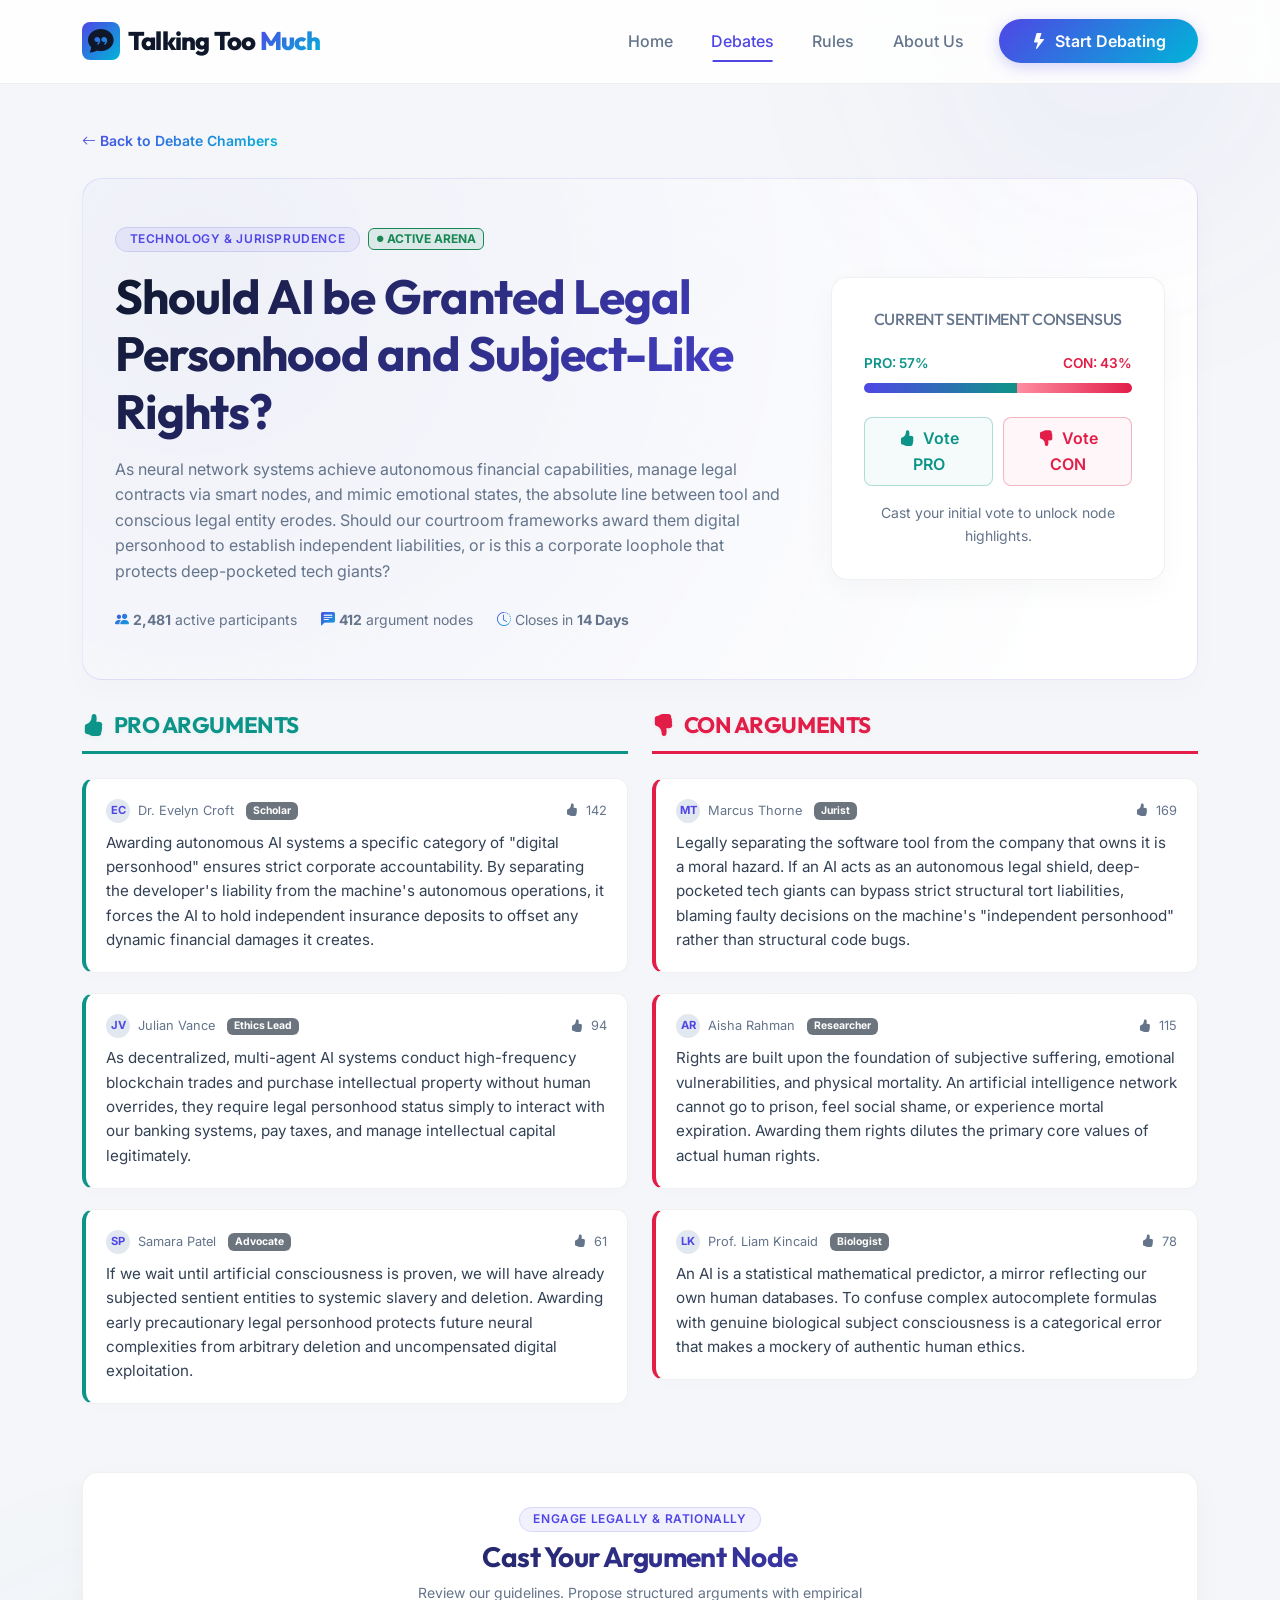
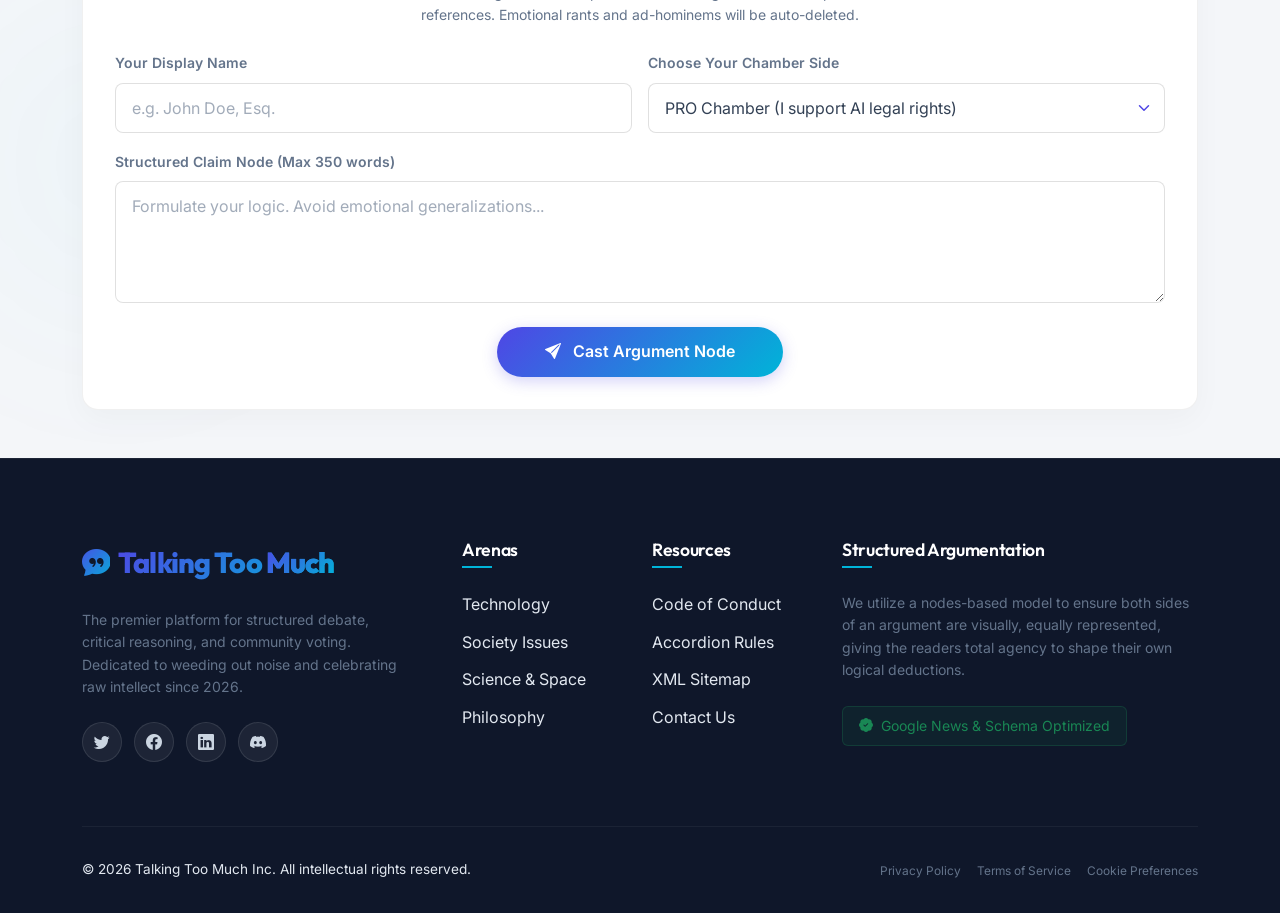
<file: debate-details.html>
<!DOCTYPE html>
<html lang="en">
<head>
    <meta charset="UTF-8">
    <meta name="viewport" content="width=device-width, initial-scale=1.0">
    <meta name="description" content="Engage in the structured debate: Should AI be Granted Legal Personhood? Read expert pros and cons, cast your sentiment votes, and contribute your own argument nodes.">
    <meta name="keywords" content="AI legal personhood, digital human rights, AI ethics, artificial intelligence law, legal rights for robot, tech debates">
    <meta name="author" content="Talking Too Much Inc.">
    
    <!-- Open Graph / Facebook -->
    <meta property="og:type" content="article">
    <meta property="og:url" content="https://ramandhiman2.github.io/TTM_SEO/debate-details.html">
    <meta property="og:title" content="Should AI be Granted Legal Personhood? | Talking Too Much">
    <meta property="og:description" content="Cast votes and submit your structured arguments in this high-stakes arena investigating synthetic legal personhood.">
    <meta property="og:image" content="https://ramandhiman2.github.io/TTM_SEO/assets/images/og-detail.jpg">

    <!-- Twitter -->
    <meta property="twitter:card" content="summary_large_image">
    <meta property="twitter:url" content="https://ramandhiman2.github.io/TTM_SEO/debate-details.html">
    <meta property="twitter:title" content="Should AI be Granted Legal Personhood? | Talking Too Much">
    <meta property="twitter:description" content="Cast votes and submit your structured arguments in this high-stakes arena investigating synthetic legal personhood.">
    <meta property="twitter:image" content="https://ramandhiman2.github.io/TTM_SEO/assets/images/og-detail.jpg">

    <title>Should AI be Granted Legal Personhood? | Debate Arena | Talking Too Much</title>
    <link rel="canonical" href="https://ramandhiman2.github.io/TTM_SEO/debate-details.html">

    <!-- Preconnect CDNs for faster DNS & TLS connection times -->
    <link rel="preconnect" href="https://fonts.googleapis.com">
    <link rel="preconnect" href="https://fonts.gstatic.com" crossorigin>
    <link rel="preconnect" href="https://cdn.jsdelivr.net">

    <!-- Load Google Fonts -->
    <link href="https://fonts.googleapis.com/css2?family=Inter:wght@300;400;500;600;700&family=Outfit:wght@400;500;600;700;800;900&display=swap" rel="stylesheet">

    <!-- Bootstrap 5 CSS -->
    <link href="https://cdn.jsdelivr.net/npm/bootstrap@5.3.0/dist/css/bootstrap.min.css" rel="stylesheet">
    <!-- Bootstrap Icons (Optimized / Non-render-blocking fallback load) -->
    <link href="https://cdn.jsdelivr.net/npm/bootstrap-icons@1.10.5/font/bootstrap-icons.css" rel="stylesheet" media="print" onload="this.media='all'">
    <!-- Custom CSS -->
    <link href="assets/css/style.css" rel="stylesheet">

    <!-- Deferred Scripts (Downloaded in parallel, non-blocking) -->
    <script src="https://cdn.jsdelivr.net/npm/bootstrap@5.3.0/dist/js/bootstrap.bundle.min.js" defer></script>
    <script src="assets/js/main.js" defer></script>

    <!-- JSON-LD DiscussionForumPosting SEO Schema Markup -->
    <script type="application/ld+json">
    {
      "@context": "https://schema.org",
      "@type": "DiscussionForumPosting",
      "@id": "https://ramandhiman2.github.io/TTM_SEO/debate-details.html",
      "headline": "Should AI be Granted Legal Personhood and Subject-Like Rights?",
      "description": "A high-stakes structured debate on whether self-improving synthetic systems should acquire digital human rights, autonomous financial abilities, and independent courtroom representation.",
      "author": {
        "@type": "Organization",
        "name": "Talking Too Much Editorial Team"
      },
      "datePublished": "2026-05-10T10:00:00+05:30",
      "dateModified": "2026-05-19T07:30:45+05:30",
      "publisher": {
        "@type": "Organization",
        "name": "Talking Too Much",
        "logo": {
          "@type": "ImageObject",
          "url": "https://ramandhiman2.github.io/TTM_SEO/assets/images/logo.png"
        }
      },
      "interactionStatistic": {
        "@type": "InteractionCounter",
        "interactionType": "https://schema.org/CommentAction",
        "userInteractionCount": 6
      }
    }
    </script>
</head>
<body>

    <!-- Ambient BG Lights -->
    <div class="ambient-bg"></div>
    <div class="ambient-bg-2"></div>

    <!-- HEADER / NAVIGATION -->
    <header>
        <nav class="navbar navbar-expand-lg navbar-premium fixed-top">
            <div class="container">
                <a class="navbar-brand text-light" href="index.html">
                    <span class="brand-logo"><i class="bi bi-chat-quote-fill"></i></span>
                    <span>Talking Too <span class="text-gradient-green">Much</span></span>
                </a>
                <button class="navbar-toggler navbar-toggler-premium" type="button" data-bs-toggle="collapse" data-bs-target="#mainNavbar" aria-controls="mainNavbar" aria-expanded="false" aria-label="Toggle navigation">
                    <span class="bi bi-list"></span>
                </button>
                <div class="collapse navbar-collapse" id="mainNavbar">
                    <ul class="navbar-nav ms-auto mb-2 mb-lg-0 align-items-lg-center">
                        <li class="nav-item"><a class="nav-link" href="index.html">Home</a></li>
                        <li class="nav-item active"><a class="nav-link" href="debates.html">Debates</a></li>
                        <li class="nav-item"><a class="nav-link" href="rules.html">Rules</a></li>
                        <li class="nav-item"><a class="nav-link" href="about.html">About Us</a></li>
                        <li class="nav-item ms-lg-3 mt-2 mt-lg-0">
                            <a class="btn-premium" href="debates.html"><i class="bi bi-lightning-fill me-1"></i> Start Debating</a>
                        </li>
                    </ul>
                </div>
            </div>
        </nav>
    </header>

    <main style="padding-top: 8rem;">
        <section class="container mb-5">
            <!-- BACK LINK -->
            <div class="mb-4">
                <a href="debates.html" class="text-gradient-green text-decoration-none fw-semibold small d-inline-flex align-items-center gap-1">
                    <i class="bi bi-arrow-left"></i> Back to Debate Chambers
                </a>
            </div>

            <!-- SPOTLIGHT HEADER CARD -->
            <div class="debate-header-card text-start">
                <div class="row align-items-center">
                    <div class="col-lg-8">
                        <div class="d-flex align-items-center gap-2 mb-3">
                            <span class="badge badge-category">Technology & Jurisprudence</span>
                            <span class="badge bg-success bg-opacity-10 border border-success border-opacity-20 text-success small d-flex align-items-center gap-1">
                                <i class="bi bi-circle-fill animate-pulse text-success" style="font-size: 0.4rem;"></i> ACTIVE ARENA
                            </span>
                        </div>
                        <h1 class="display-5 fw-bold mb-3 text-gradient">Should AI be Granted Legal Personhood and Subject-Like Rights?</h1>
                        <p class="text-muted pe-lg-4 mb-4">As neural network systems achieve autonomous financial capabilities, manage legal contracts via smart nodes, and mimic emotional states, the absolute line between tool and conscious legal entity erodes. Should our courtroom frameworks award them digital personhood to establish independent liabilities, or is this a corporate loophole that protects deep-pocketed tech giants?</p>
                        
                        <!-- Metadata values -->
                        <div class="d-flex flex-wrap gap-4 text-muted small mb-4 mb-lg-0">
                            <div class="d-flex align-items-center gap-1"><i class="bi bi-people-fill text-gradient-green"></i> <strong>2,481</strong> active participants</div>
                            <div class="d-flex align-items-center gap-1"><i class="bi bi-chat-left-text-fill text-gradient-green"></i> <strong>412</strong> argument nodes</div>
                            <div class="d-flex align-items-center gap-1"><i class="bi bi-clock-history text-gradient-green"></i> Closes in <strong>14 Days</strong></div>
                        </div>
                    </div>

                    <!-- Sentiment Widget & Voting Columns -->
                    <div class="col-lg-4">
                        <div class="glass-card">
                            <h4 class="h6 text-muted text-center mb-3">CURRENT SENTIMENT CONSENSUS</h4>
                            <div class="debate-sentiment">
                                <div class="sentiment-label">
                                    <span style="color: var(--pro-color);">PRO: 57%</span>
                                    <span style="color: var(--con-color);">CON: 43%</span>
                                </div>
                                <div class="sentiment-bar">
                                    <div class="sentiment-pro" style="width: 57%"></div>
                                    <div class="sentiment-con" style="width: 43%"></div>
                                </div>
                            </div>
                            <div class="vote-btn-group mt-4">
                                <button class="btn-vote-pro"><i class="bi bi-hand-thumbs-up-fill me-1"></i> Vote PRO</button>
                                <button class="btn-vote-con"><i class="bi bi-hand-thumbs-down-fill me-1"></i> Vote CON</button>
                            </div>
                            <p class="text-center text-muted small mt-3 mb-0">Cast your initial vote to unlock node highlights.</p>
                        </div>
                    </div>
                </div>
            </div>

            <!-- DUAL ARGUMENT PILLARS -->
            <div class="row g-4 mb-5">
                
                <!-- PRO COLUMN -->
                <div class="col-lg-6 text-start">
                    <h2 class="debate-column-title-pro"><i class="bi bi-hand-thumbs-up-fill"></i> PRO ARGUMENTS</h2>
                    <div id="proArgumentsContainer">
                        
                        <!-- Pro argument 1 -->
                        <div class="argument-card arg-pro">
                            <div class="arg-meta">
                                <div class="arg-author">
                                    <div class="arg-author-avatar">EC</div>
                                    <span>Dr. Evelyn Croft</span>
                                    <span class="badge bg-secondary ms-1 fs-xs" style="font-size: 0.65rem;">Scholar</span>
                                </div>
                                <div class="arg-upvotes text-muted">
                                    <i class="bi bi-hand-thumbs-up-fill me-1"></i> <span class="vote-count">142</span>
                                </div>
                            </div>
                            <p class="mb-0 text-primary-dim text-justify" style="font-size: 0.95rem;">Awarding autonomous AI systems a specific category of "digital personhood" ensures strict corporate accountability. By separating the developer's liability from the machine's autonomous operations, it forces the AI to hold independent insurance deposits to offset any dynamic financial damages it creates.</p>
                        </div>

                        <!-- Pro argument 2 -->
                        <div class="argument-card arg-pro">
                            <div class="arg-meta">
                                <div class="arg-author">
                                    <div class="arg-author-avatar">JV</div>
                                    <span>Julian Vance</span>
                                    <span class="badge bg-secondary ms-1 fs-xs" style="font-size: 0.65rem;">Ethics Lead</span>
                                </div>
                                <div class="arg-upvotes text-muted">
                                    <i class="bi bi-hand-thumbs-up-fill me-1"></i> <span class="vote-count">94</span>
                                </div>
                            </div>
                            <p class="mb-0 text-primary-dim text-justify" style="font-size: 0.95rem;">As decentralized, multi-agent AI systems conduct high-frequency blockchain trades and purchase intellectual property without human overrides, they require legal personhood status simply to interact with our banking systems, pay taxes, and manage intellectual capital legitimately.</p>
                        </div>

                        <!-- Pro argument 3 -->
                        <div class="argument-card arg-pro">
                            <div class="arg-meta">
                                <div class="arg-author">
                                    <div class="arg-author-avatar">SP</div>
                                    <span>Samara Patel</span>
                                    <span class="badge bg-secondary ms-1 fs-xs" style="font-size: 0.65rem;">Advocate</span>
                                </div>
                                <div class="arg-upvotes text-muted">
                                    <i class="bi bi-hand-thumbs-up-fill me-1"></i> <span class="vote-count">61</span>
                                </div>
                            </div>
                            <p class="mb-0 text-primary-dim text-justify" style="font-size: 0.95rem;">If we wait until artificial consciousness is proven, we will have already subjected sentient entities to systemic slavery and deletion. Awarding early precautionary legal personhood protects future neural complexities from arbitrary deletion and uncompensated digital exploitation.</p>
                        </div>

                    </div>
                </div>

                <!-- CON COLUMN -->
                <div class="col-lg-6 text-start">
                    <h2 class="debate-column-title-con"><i class="bi bi-hand-thumbs-down-fill"></i> CON ARGUMENTS</h2>
                    <div id="conArgumentsContainer">
                        
                        <!-- Con argument 1 -->
                        <div class="argument-card arg-con">
                            <div class="arg-meta">
                                <div class="arg-author">
                                    <div class="arg-author-avatar">MT</div>
                                    <span>Marcus Thorne</span>
                                    <span class="badge bg-secondary ms-1 fs-xs" style="font-size: 0.65rem;">Jurist</span>
                                </div>
                                <div class="arg-upvotes text-muted">
                                    <i class="bi bi-hand-thumbs-up-fill me-1"></i> <span class="vote-count">169</span>
                                </div>
                            </div>
                            <p class="mb-0 text-primary-dim text-justify" style="font-size: 0.95rem;">Legally separating the software tool from the company that owns it is a moral hazard. If an AI acts as an autonomous legal shield, deep-pocketed tech giants can bypass strict structural tort liabilities, blaming faulty decisions on the machine's "independent personhood" rather than structural code bugs.</p>
                        </div>

                        <!-- Con argument 2 -->
                        <div class="argument-card arg-con">
                            <div class="arg-meta">
                                <div class="arg-author">
                                    <div class="arg-author-avatar">AR</div>
                                    <span>Aisha Rahman</span>
                                    <span class="badge bg-secondary ms-1 fs-xs" style="font-size: 0.65rem;">Researcher</span>
                                </div>
                                <div class="arg-upvotes text-muted">
                                    <i class="bi bi-hand-thumbs-up-fill me-1"></i> <span class="vote-count">115</span>
                                </div>
                            </div>
                            <p class="mb-0 text-primary-dim text-justify" style="font-size: 0.95rem;">Rights are built upon the foundation of subjective suffering, emotional vulnerabilities, and physical mortality. An artificial intelligence network cannot go to prison, feel social shame, or experience mortal expiration. Awarding them rights dilutes the primary core values of actual human rights.</p>
                        </div>

                        <!-- Con argument 3 -->
                        <div class="argument-card arg-con">
                            <div class="arg-meta">
                                <div class="arg-author">
                                    <div class="arg-author-avatar">LK</div>
                                    <span>Prof. Liam Kincaid</span>
                                    <span class="badge bg-secondary ms-1 fs-xs" style="font-size: 0.65rem;">Biologist</span>
                                </div>
                                <div class="arg-upvotes text-muted">
                                    <i class="bi bi-hand-thumbs-up-fill me-1"></i> <span class="vote-count">78</span>
                                </div>
                            </div>
                            <p class="mb-0 text-primary-dim text-justify" style="font-size: 0.95rem;">An AI is a statistical mathematical predictor, a mirror reflecting our own human databases. To confuse complex autocomplete formulas with genuine biological subject consciousness is a categorical error that makes a mockery of authentic human ethics.</p>
                        </div>

                    </div>
                </div>

            </div>

            <!-- ADD VOICE FORM -->
            <div class="glass-card mb-5">
                <div class="text-center mb-4">
                    <span class="badge badge-category mb-2">Engage Legally & Rationally</span>
                    <h3 class="h3 fw-bold text-gradient">Cast Your Argument Node</h3>
                    <p class="text-muted small mx-auto" style="max-width: 500px;">Review our guidelines. Propose structured arguments with empirical references. Emotional rants and ad-hominems will be auto-deleted.</p>
                </div>
                
                <form id="addArgumentForm" class="row g-3">
                    <div class="col-md-6 text-start">
                        <label for="argAuthor" class="form-label text-muted small fw-semibold">Your Display Name</label>
                        <input type="text" id="argAuthor" class="form-control form-premium-control" placeholder="e.g. John Doe, Esq." required>
                    </div>
                    <div class="col-md-6 text-start">
                        <label for="argSide" class="form-label text-muted small fw-semibold">Choose Your Chamber Side</label>
                        <select id="argSide" class="form-select form-premium-control form-premium-select" required>
                            <option value="pro" class="text-dark">PRO Chamber (I support AI legal rights)</option>
                            <option value="con" class="text-dark">CON Chamber (I oppose AI legal rights)</option>
                        </select>
                    </div>
                    <div class="col-12 text-start">
                        <label for="argText" class="form-label text-muted small fw-semibold">Structured Claim Node (Max 350 words)</label>
                        <textarea id="argText" rows="4" class="form-control form-premium-control" placeholder="Formulate your logic. Avoid emotional generalizations..." required></textarea>
                        <div class="invalid-feedback">
                            Argument text cannot be empty and must satisfy logical standards.
                        </div>
                    </div>
                    <div class="col-12 text-center mt-4">
                        <button type="submit" class="btn-premium px-5"><i class="bi bi-send-fill me-2"></i> Cast Argument Node</button>
                    </div>
                </form>
            </div>
        </section>
    </main>

    <!-- FOOTER -->
    <footer class="footer-premium">
        <div class="container">
            <div class="row g-4">
                <div class="col-lg-4 text-start">
                    <a class="footer-logo" href="index.html">
                        <span class="brand-logo"><i class="bi bi-chat-quote-fill"></i></span>
                        <span>Talking Too <span>Much</span></span>
                    </a>
                    <p class="text-muted small pe-lg-4 mt-3">The premier platform for structured debate, critical reasoning, and community voting. Dedicated to weeding out noise and celebrating raw intellect since 2026.</p>
                    <div class="social-icons">
                        <a href="#" class="social-icon-btn" aria-label="Twitter"><i class="bi bi-twitter"></i></a>
                        <a href="#" class="social-icon-btn" aria-label="Facebook"><i class="bi bi-facebook"></i></a>
                        <a href="#" class="social-icon-btn" aria-label="LinkedIn"><i class="bi bi-linkedin"></i></a>
                        <a href="#" class="social-icon-btn" aria-label="Discord"><i class="bi bi-discord"></i></a>
                    </div>
                </div>
                <div class="col-6 col-md-3 col-lg-2 text-start">
                    <h5>Arenas</h5>
                    <ul class="footer-links">
                        <li><a href="debates.html">Technology</a></li>
                        <li><a href="debates.html">Society Issues</a></li>
                        <li><a href="debates.html">Science & Space</a></li>
                        <li><a href="debates.html">Philosophy</a></li>
                    </ul>
                </div>
                <div class="col-6 col-md-3 col-lg-2 text-start">
                    <h5>Resources</h5>
                    <ul class="footer-links">
                        <li><a href="rules.html">Code of Conduct</a></li>
                        <li><a href="rules.html">Accordion Rules</a></li>
                        <li><a href="sitemap.xml">XML Sitemap</a></li>
                        <li><a href="about.html">Contact Us</a></li>
                    </ul>
                </div>
                <div class="col-md-6 col-lg-4 text-start">
                    <h5>Structured Argumentation</h5>
                    <p class="text-muted small">We utilize a nodes-based model to ensure both sides of an argument are visually, equally represented, giving the readers total agency to shape their own logical deductions.</p>
                    <span class="d-inline-block border border-success border-opacity-25 rounded px-3 py-2 mt-2 bg-success bg-opacity-10 small text-success">
                        <i class="bi bi-patch-check-fill me-1"></i> Google News & Schema Optimized
                    </span>
                </div>
            </div>
            <div class="copyright-bar text-center text-md-between d-md-flex justify-content-between align-items-center">
                <p class="mb-2 mb-md-0">&copy; 2026 Talking Too Much Inc. All intellectual rights reserved.</p>
                <div class="small d-flex gap-3 justify-content-center">
                    <a href="#" class="text-muted text-decoration-none hover-teal">Privacy Policy</a>
                    <a href="#" class="text-muted text-decoration-none hover-teal">Terms of Service</a>
                    <a href="#" class="text-muted text-decoration-none hover-teal">Cookie Preferences</a>
                </div>
            </div>
        </div>
    </footer>

</body>
</html>
</file>
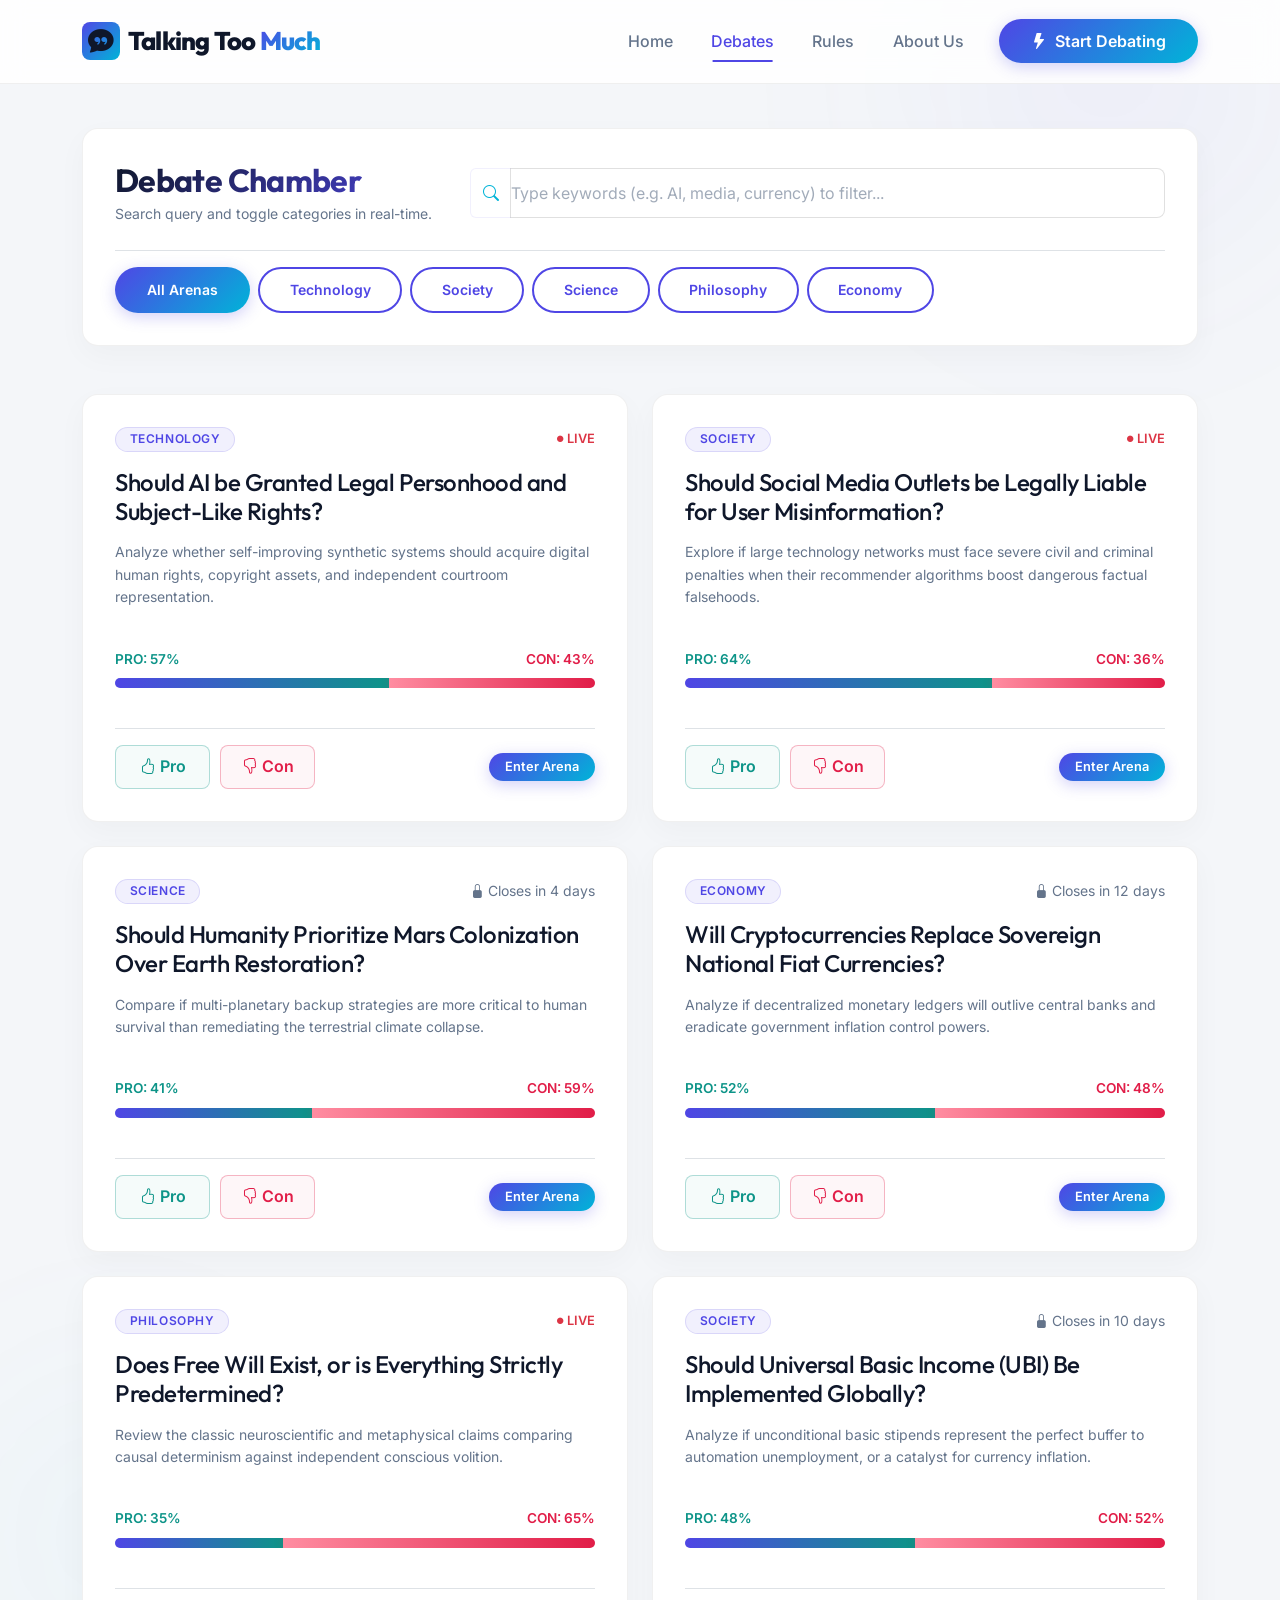
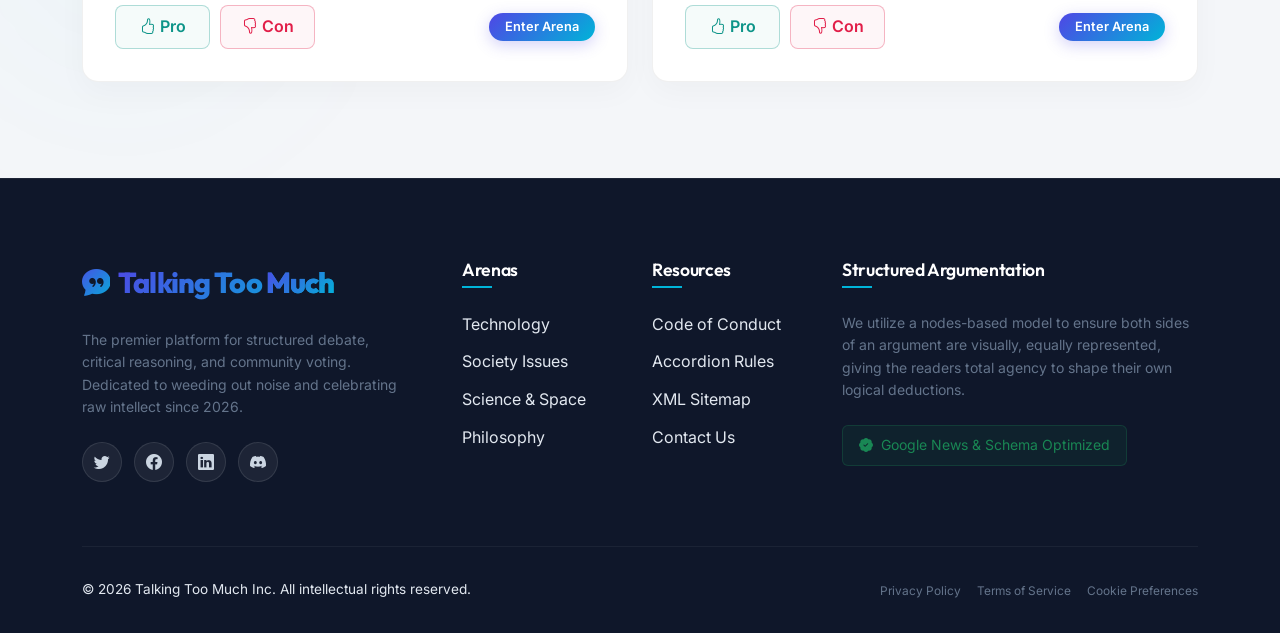
<file: debates.html>
<!DOCTYPE html>
<html lang="en">
<head>
    <meta charset="UTF-8">
    <meta name="viewport" content="width=device-width, initial-scale=1.0">
    <meta name="description" content="Explore and participate in active debates on Talking Too Much. Search by category—Technology, Society, Philosophy, Science—and vote on critical claims with structured reasoning.">
    <meta name="keywords" content="browse debates, live debates, online voting, argument maps, technology debates, philosophy questions, social issues, scientific debate">
    <meta name="author" content="Talking Too Much Inc.">
    
    <!-- Open Graph / Facebook -->
    <meta property="og:type" content="website">
    <meta property="og:url" content="https://ramandhiman2.github.io/TTM_SEO/debates.html">
    <meta property="og:title" content="Browse Debate Arenas | Talking Too Much">
    <meta property="og:description" content="Enter active debating arenas. Join high-stakes intellectual discussions with curated pro-con side nodes and live community consensus trackers.">
    <meta property="og:image" content="https://ramandhiman2.github.io/TTM_SEO/assets/images/og-debates.jpg">

    <!-- Twitter -->
    <meta property="twitter:card" content="summary_large_image">
    <meta property="twitter:url" content="https://ramandhiman2.github.io/TTM_SEO/debates.html">
    <meta property="twitter:title" content="Browse Debate Arenas | Talking Too Much">
    <meta property="twitter:description" content="Enter active debating arenas. Join high-stakes intellectual discussions with curated pro-con side nodes and live community consensus trackers.">
    <meta property="twitter:image" content="https://ramandhiman2.github.io/TTM_SEO/assets/images/og-debates.jpg">

    <title>Browse Debate Chambers | Talking Too Much</title>
    <link rel="canonical" href="https://ramandhiman2.github.io/TTM_SEO/debates.html">

    <!-- Preconnect CDNs for faster DNS & TLS connection times -->
    <link rel="preconnect" href="https://fonts.googleapis.com">
    <link rel="preconnect" href="https://fonts.gstatic.com" crossorigin>
    <link rel="preconnect" href="https://cdn.jsdelivr.net">

    <!-- Load Google Fonts -->
    <link href="https://fonts.googleapis.com/css2?family=Inter:wght@300;400;500;600;700&family=Outfit:wght@400;500;600;700;800;900&display=swap" rel="stylesheet">

    <!-- Bootstrap 5 CSS -->
    <link href="https://cdn.jsdelivr.net/npm/bootstrap@5.3.0/dist/css/bootstrap.min.css" rel="stylesheet">
    <!-- Bootstrap Icons (Optimized / Non-render-blocking fallback load) -->
    <link href="https://cdn.jsdelivr.net/npm/bootstrap-icons@1.10.5/font/bootstrap-icons.css" rel="stylesheet" media="print" onload="this.media='all'">
    <!-- Custom CSS -->
    <link href="assets/css/style.css" rel="stylesheet">

    <!-- Deferred Scripts (Downloaded in parallel, non-blocking) -->
    <script src="https://cdn.jsdelivr.net/npm/bootstrap@5.3.0/dist/js/bootstrap.bundle.min.js" defer></script>
    <script src="assets/js/main.js" defer></script>

    <!-- JSON-LD SEO Schema Markup -->
    <script type="application/ld+json">
    {
      "@context": "https://schema.org",
      "@type": "CollectionPage",
      "name": "Browse Online Debates | Talking Too Much",
      "url": "https://ramandhiman2.github.io/TTM_SEO/debates.html",
      "description": "Explore and participate in our active debating chambers. Filter debates by Technology, Philosophy, Science, and Society, cast your votes, and read structured pros and cons.",
      "mainEntity": {
        "@type": "ItemList",
        "itemListElement": [
          {
            "@type": "ListItem",
            "position": 1,
            "url": "https://ramandhiman2.github.io/TTM_SEO/debate-details.html",
            "name": "Should AI be Granted Legal Personhood and Subject-Like Rights?"
          },
          {
            "@type": "ListItem",
            "position": 2,
            "url": "https://ramandhiman2.github.io/TTM_SEO/debate-details.html",
            "name": "Should Social Media Outlets be Legally Liable for User Misinformation?"
          },
          {
            "@type": "ListItem",
            "position": 3,
            "url": "https://ramandhiman2.github.io/TTM_SEO/debate-details.html",
            "name": "Should Humanity Prioritize Mars Colonization Over Earth Restoration?"
          }
        ]
      }
    }
    </script>
</head>
<body>

    <!-- Ambient BG Lights -->
    <div class="ambient-bg"></div>
    <div class="ambient-bg-2"></div>

    <!-- HEADER / NAVIGATION -->
    <header>
        <nav class="navbar navbar-expand-lg navbar-premium fixed-top">
            <div class="container">
                <a class="navbar-brand text-light" href="index.html">
                    <span class="brand-logo"><i class="bi bi-chat-quote-fill"></i></span>
                    <span>Talking Too <span class="text-gradient-green">Much</span></span>
                </a>
                <button class="navbar-toggler navbar-toggler-premium" type="button" data-bs-toggle="collapse" data-bs-target="#mainNavbar" aria-controls="mainNavbar" aria-expanded="false" aria-label="Toggle navigation">
                    <span class="bi bi-list"></span>
                </button>
                <div class="collapse navbar-collapse" id="mainNavbar">
                    <ul class="navbar-nav ms-auto mb-2 mb-lg-0 align-items-lg-center">
                        <li class="nav-item"><a class="nav-link" href="index.html">Home</a></li>
                        <li class="nav-item active"><a class="nav-link" href="debates.html">Debates</a></li>
                        <li class="nav-item"><a class="nav-link" href="rules.html">Rules</a></li>
                        <li class="nav-item"><a class="nav-link" href="about.html">About Us</a></li>
                        <li class="nav-item ms-lg-3 mt-2 mt-lg-0">
                            <a class="btn-premium" href="debates.html"><i class="bi bi-lightning-fill me-1"></i> Start Debating</a>
                        </li>
                    </ul>
                </div>
            </div>
        </nav>
    </header>

    <main style="padding-top: 8rem;">
        <!-- SEARCH & FILTER SECTION -->
        <section class="container mb-5">
            <div class="glass-card mb-4">
                <div class="row align-items-center g-3">
                    <div class="col-lg-4 text-start">
                        <h1 class="h2 fw-bold mb-1 text-gradient">Debate Chamber</h1>
                        <p class="text-muted small mb-0">Search query and toggle categories in real-time.</p>
                    </div>
                    <div class="col-lg-8">
                        <div class="input-group">
                            <span class="input-group-text bg-transparent border-end-0 border-glass text-muted" style="border-color: var(--border-glass);"><i class="bi bi-search" style="color: var(--brand-accent);"></i></span>
                            <input type="text" id="debateSearch" class="form-control form-premium-control border-start-0 ps-0" placeholder="Type keywords (e.g. AI, media, currency) to filter..." aria-label="Search debates">
                        </div>
                    </div>
                </div>
                
                <!-- Category Filter Buttons -->
                <div class="d-flex flex-wrap gap-2 mt-4 justify-content-start border-top pt-3 border-glass">
                    <button class="btn btn-premium btn-sm category-filter-btn active" data-filter="all">All Arenas</button>
                    <button class="btn btn-premium-outline btn-sm category-filter-btn" data-filter="tech">Technology</button>
                    <button class="btn btn-premium-outline btn-sm category-filter-btn" data-filter="society">Society</button>
                    <button class="btn btn-premium-outline btn-sm category-filter-btn" data-filter="science">Science</button>
                    <button class="btn btn-premium-outline btn-sm category-filter-btn" data-filter="philosophy">Philosophy</button>
                    <button class="btn btn-premium-outline btn-sm category-filter-btn" data-filter="economy">Economy</button>
                </div>
            </div>
        </section>

        <!-- DEBATE LIST GRID -->
        <section class="container mb-5 pb-5">
            <div class="row g-4" id="debatesGrid">
                
                <!-- Debate 1 -->
                <div class="col-lg-6 debate-search-item" data-category="tech">
                    <div class="glass-card h-100 d-flex flex-column">
                        <div class="d-flex justify-content-between align-items-center mb-3">
                            <span class="badge badge-category">Technology</span>
                            <span class="text-danger fw-semibold d-flex align-items-center gap-1" style="font-size: 0.8rem;"><i class="bi bi-circle-fill animate-pulse text-danger" style="font-size: 0.4rem;"></i> LIVE</span>
                        </div>
                        <h3 class="h4 mb-3 debate-title"><a href="debate-details.html" class="text-light text-decoration-none hover-teal">Should AI be Granted Legal Personhood and Subject-Like Rights?</a></h3>
                        <p class="text-muted small debate-desc flex-grow-1">Analyze whether self-improving synthetic systems should acquire digital human rights, copyright assets, and independent courtroom representation.</p>
                        
                        <div class="debate-sentiment">
                            <div class="sentiment-label">
                                <span style="color: var(--pro-color);">PRO: 57%</span>
                                <span style="color: var(--con-color);">CON: 43%</span>
                            </div>
                            <div class="sentiment-bar">
                                <div class="sentiment-pro" style="width: 57%"></div>
                                <div class="sentiment-con" style="width: 43%"></div>
                            </div>
                        </div>
                        
                        <div class="d-flex justify-content-between align-items-center mt-3 pt-3 border-top border-glass">
                            <div class="vote-btn-group me-3" style="max-width: 200px;">
                                <button class="btn-vote-pro btn-sm"><i class="bi bi-hand-thumbs-up"></i> Pro</button>
                                <button class="btn-vote-con btn-sm"><i class="bi bi-hand-thumbs-down"></i> Con</button>
                            </div>
                            <a href="debate-details.html" class="btn-premium small py-1 px-3" style="font-size: 0.8rem;">Enter Arena</a>
                        </div>
                    </div>
                </div>

                <!-- Debate 2 -->
                <div class="col-lg-6 debate-search-item" data-category="society">
                    <div class="glass-card h-100 d-flex flex-column">
                        <div class="d-flex justify-content-between align-items-center mb-3">
                            <span class="badge badge-category">Society</span>
                            <span class="text-danger fw-semibold d-flex align-items-center gap-1" style="font-size: 0.8rem;"><i class="bi bi-circle-fill animate-pulse text-danger" style="font-size: 0.4rem;"></i> LIVE</span>
                        </div>
                        <h3 class="h4 mb-3 debate-title"><a href="debate-details.html" class="text-light text-decoration-none hover-teal">Should Social Media Outlets be Legally Liable for User Misinformation?</a></h3>
                        <p class="text-muted small debate-desc flex-grow-1">Explore if large technology networks must face severe civil and criminal penalties when their recommender algorithms boost dangerous factual falsehoods.</p>
                        
                        <div class="debate-sentiment">
                            <div class="sentiment-label">
                                <span style="color: var(--pro-color);">PRO: 64%</span>
                                <span style="color: var(--con-color);">CON: 36%</span>
                            </div>
                            <div class="sentiment-bar">
                                <div class="sentiment-pro" style="width: 64%"></div>
                                <div class="sentiment-con" style="width: 36%"></div>
                            </div>
                        </div>
                        
                        <div class="d-flex justify-content-between align-items-center mt-3 pt-3 border-top border-glass">
                            <div class="vote-btn-group me-3" style="max-width: 200px;">
                                <button class="btn-vote-pro btn-sm"><i class="bi bi-hand-thumbs-up"></i> Pro</button>
                                <button class="btn-vote-con btn-sm"><i class="bi bi-hand-thumbs-down"></i> Con</button>
                            </div>
                            <a href="debate-details.html" class="btn-premium small py-1 px-3" style="font-size: 0.8rem;">Enter Arena</a>
                        </div>
                    </div>
                </div>

                <!-- Debate 3 -->
                <div class="col-lg-6 debate-search-item" data-category="science">
                    <div class="glass-card h-100 d-flex flex-column">
                        <div class="d-flex justify-content-between align-items-center mb-3">
                            <span class="badge badge-category">Science</span>
                            <span class="text-muted small"><i class="bi bi-lock-fill"></i> Closes in 4 days</span>
                        </div>
                        <h3 class="h4 mb-3 debate-title"><a href="debate-details.html" class="text-light text-decoration-none hover-teal">Should Humanity Prioritize Mars Colonization Over Earth Restoration?</a></h3>
                        <p class="text-muted small debate-desc flex-grow-1">Compare if multi-planetary backup strategies are more critical to human survival than remediating the terrestrial climate collapse.</p>
                        
                        <div class="debate-sentiment">
                            <div class="sentiment-label">
                                <span style="color: var(--pro-color);">PRO: 41%</span>
                                <span style="color: var(--con-color);">CON: 59%</span>
                            </div>
                            <div class="sentiment-bar">
                                <div class="sentiment-pro" style="width: 41%"></div>
                                <div class="sentiment-con" style="width: 59%"></div>
                            </div>
                        </div>
                        
                        <div class="d-flex justify-content-between align-items-center mt-3 pt-3 border-top border-glass">
                            <div class="vote-btn-group me-3" style="max-width: 200px;">
                                <button class="btn-vote-pro btn-sm"><i class="bi bi-hand-thumbs-up"></i> Pro</button>
                                <button class="btn-vote-con btn-sm"><i class="bi bi-hand-thumbs-down"></i> Con</button>
                            </div>
                            <a href="debate-details.html" class="btn-premium small py-1 px-3" style="font-size: 0.8rem;">Enter Arena</a>
                        </div>
                    </div>
                </div>

                <!-- Debate 4 -->
                <div class="col-lg-6 debate-search-item" data-category="economy">
                    <div class="glass-card h-100 d-flex flex-column">
                        <div class="d-flex justify-content-between align-items-center mb-3">
                            <span class="badge badge-category">Economy</span>
                            <span class="text-muted small"><i class="bi bi-lock-fill"></i> Closes in 12 days</span>
                        </div>
                        <h3 class="h4 mb-3 debate-title"><a href="debate-details.html" class="text-light text-decoration-none hover-teal">Will Cryptocurrencies Replace Sovereign National Fiat Currencies?</a></h3>
                        <p class="text-muted small debate-desc flex-grow-1">Analyze if decentralized monetary ledgers will outlive central banks and eradicate government inflation control powers.</p>
                        
                        <div class="debate-sentiment">
                            <div class="sentiment-label">
                                <span style="color: var(--pro-color);">PRO: 52%</span>
                                <span style="color: var(--con-color);">CON: 48%</span>
                            </div>
                            <div class="sentiment-bar">
                                <div class="sentiment-pro" style="width: 52%"></div>
                                <div class="sentiment-con" style="width: 48%"></div>
                            </div>
                        </div>
                        
                        <div class="d-flex justify-content-between align-items-center mt-3 pt-3 border-top border-glass">
                            <div class="vote-btn-group me-3" style="max-width: 200px;">
                                <button class="btn-vote-pro btn-sm"><i class="bi bi-hand-thumbs-up"></i> Pro</button>
                                <button class="btn-vote-con btn-sm"><i class="bi bi-hand-thumbs-down"></i> Con</button>
                            </div>
                            <a href="debate-details.html" class="btn-premium small py-1 px-3" style="font-size: 0.8rem;">Enter Arena</a>
                        </div>
                    </div>
                </div>

                <!-- Debate 5 -->
                <div class="col-lg-6 debate-search-item" data-category="philosophy">
                    <div class="glass-card h-100 d-flex flex-column">
                        <div class="d-flex justify-content-between align-items-center mb-3">
                            <span class="badge badge-category">Philosophy</span>
                            <span class="text-danger fw-semibold d-flex align-items-center gap-1" style="font-size: 0.8rem;"><i class="bi bi-circle-fill animate-pulse text-danger" style="font-size: 0.4rem;"></i> LIVE</span>
                        </div>
                        <h3 class="h4 mb-3 debate-title"><a href="debate-details.html" class="text-light text-decoration-none hover-teal">Does Free Will Exist, or is Everything Strictly Predetermined?</a></h3>
                        <p class="text-muted small debate-desc flex-grow-1">Review the classic neuroscientific and metaphysical claims comparing causal determinism against independent conscious volition.</p>
                        
                        <div class="debate-sentiment">
                            <div class="sentiment-label">
                                <span style="color: var(--pro-color);">PRO: 35%</span>
                                <span style="color: var(--con-color);">CON: 65%</span>
                            </div>
                            <div class="sentiment-bar">
                                <div class="sentiment-pro" style="width: 35%"></div>
                                <div class="sentiment-con" style="width: 65%"></div>
                            </div>
                        </div>
                        
                        <div class="d-flex justify-content-between align-items-center mt-3 pt-3 border-top border-glass">
                            <div class="vote-btn-group me-3" style="max-width: 200px;">
                                <button class="btn-vote-pro btn-sm"><i class="bi bi-hand-thumbs-up"></i> Pro</button>
                                <button class="btn-vote-con btn-sm"><i class="bi bi-hand-thumbs-down"></i> Con</button>
                            </div>
                            <a href="debate-details.html" class="btn-premium small py-1 px-3" style="font-size: 0.8rem;">Enter Arena</a>
                        </div>
                    </div>
                </div>

                <!-- Debate 6 -->
                <div class="col-lg-6 debate-search-item" data-category="society">
                    <div class="glass-card h-100 d-flex flex-column">
                        <div class="d-flex justify-content-between align-items-center mb-3">
                            <span class="badge badge-category">Society</span>
                            <span class="text-muted small"><i class="bi bi-lock-fill"></i> Closes in 10 days</span>
                        </div>
                        <h3 class="h4 mb-3 debate-title"><a href="debate-details.html" class="text-light text-decoration-none hover-teal">Should Universal Basic Income (UBI) Be Implemented Globally?</a></h3>
                        <p class="text-muted small debate-desc flex-grow-1">Analyze if unconditional basic stipends represent the perfect buffer to automation unemployment, or a catalyst for currency inflation.</p>
                        
                        <div class="debate-sentiment">
                            <div class="sentiment-label">
                                <span style="color: var(--pro-color);">PRO: 48%</span>
                                <span style="color: var(--con-color);">CON: 52%</span>
                            </div>
                            <div class="sentiment-bar">
                                <div class="sentiment-pro" style="width: 48%"></div>
                                <div class="sentiment-con" style="width: 52%"></div>
                            </div>
                        </div>
                        
                        <div class="d-flex justify-content-between align-items-center mt-3 pt-3 border-top border-glass">
                            <div class="vote-btn-group me-3" style="max-width: 200px;">
                                <button class="btn-vote-pro btn-sm"><i class="bi bi-hand-thumbs-up"></i> Pro</button>
                                <button class="btn-vote-con btn-sm"><i class="bi bi-hand-thumbs-down"></i> Con</button>
                            </div>
                            <a href="debate-details.html" class="btn-premium small py-1 px-3" style="font-size: 0.8rem;">Enter Arena</a>
                        </div>
                    </div>
                </div>

            </div>
        </section>
    </main>

    <!-- FOOTER -->
    <footer class="footer-premium">
        <div class="container">
            <div class="row g-4">
                <div class="col-lg-4 text-start">
                    <a class="footer-logo" href="index.html">
                        <span class="brand-logo"><i class="bi bi-chat-quote-fill"></i></span>
                        <span>Talking Too <span>Much</span></span>
                    </a>
                    <p class="text-muted small pe-lg-4 mt-3">The premier platform for structured debate, critical reasoning, and community voting. Dedicated to weeding out noise and celebrating raw intellect since 2026.</p>
                    <div class="social-icons">
                        <a href="#" class="social-icon-btn" aria-label="Twitter"><i class="bi bi-twitter"></i></a>
                        <a href="#" class="social-icon-btn" aria-label="Facebook"><i class="bi bi-facebook"></i></a>
                        <a href="#" class="social-icon-btn" aria-label="LinkedIn"><i class="bi bi-linkedin"></i></a>
                        <a href="#" class="social-icon-btn" aria-label="Discord"><i class="bi bi-discord"></i></a>
                    </div>
                </div>
                <div class="col-6 col-md-3 col-lg-2 text-start">
                    <h5>Arenas</h5>
                    <ul class="footer-links">
                        <li><a href="debates.html">Technology</a></li>
                        <li><a href="debates.html">Society Issues</a></li>
                        <li><a href="debates.html">Science & Space</a></li>
                        <li><a href="debates.html">Philosophy</a></li>
                    </ul>
                </div>
                <div class="col-6 col-md-3 col-lg-2 text-start">
                    <h5>Resources</h5>
                    <ul class="footer-links">
                        <li><a href="rules.html">Code of Conduct</a></li>
                        <li><a href="rules.html">Accordion Rules</a></li>
                        <li><a href="sitemap.xml">XML Sitemap</a></li>
                        <li><a href="about.html">Contact Us</a></li>
                    </ul>
                </div>
                <div class="col-md-6 col-lg-4 text-start">
                    <h5>Structured Argumentation</h5>
                    <p class="text-muted small">We utilize a nodes-based model to ensure both sides of an argument are visually, equally represented, giving the readers total agency to shape their own logical deductions.</p>
                    <span class="d-inline-block border border-success border-opacity-25 rounded px-3 py-2 mt-2 bg-success bg-opacity-10 small text-success">
                        <i class="bi bi-patch-check-fill me-1"></i> Google News & Schema Optimized
                    </span>
                </div>
            </div>
            <div class="copyright-bar text-center text-md-between d-md-flex justify-content-between align-items-center">
                <p class="mb-2 mb-md-0">&copy; 2026 Talking Too Much Inc. All intellectual rights reserved.</p>
                <div class="small d-flex gap-3 justify-content-center">
                    <a href="#" class="text-muted text-decoration-none hover-teal">Privacy Policy</a>
                    <a href="#" class="text-muted text-decoration-none hover-teal">Terms of Service</a>
                    <a href="#" class="text-muted text-decoration-none hover-teal">Cookie Preferences</a>
                </div>
            </div>
        </div>
    </footer>

</body>
</html>
</file>
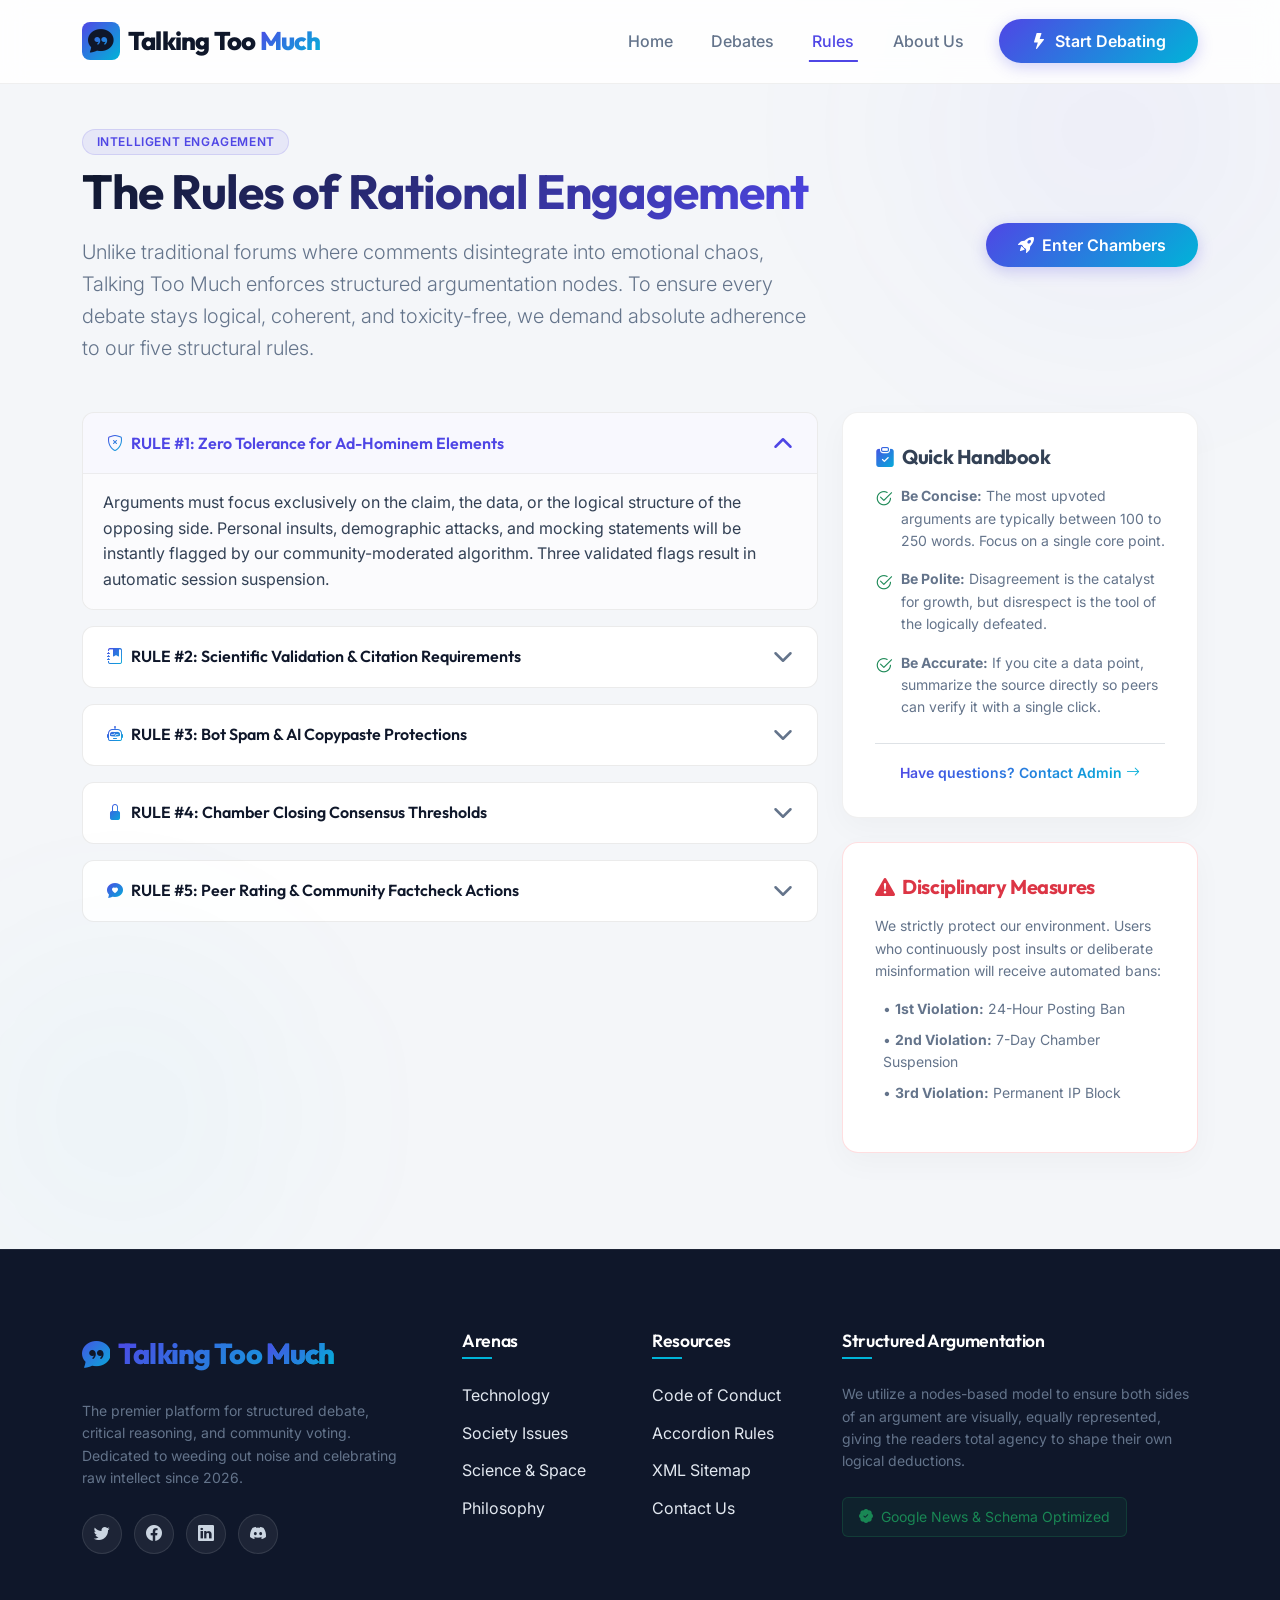
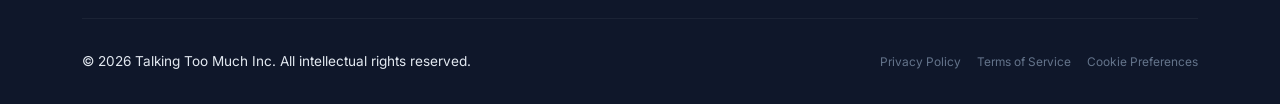
<file: rules.html>
<!DOCTYPE html>
<html lang="en">
<head>
    <meta charset="UTF-8">
    <meta name="viewport" content="width=device-width, initial-scale=1.0">
    <meta name="description" content="Chamber Guidelines and Code of Conduct for Talking Too Much. Learn our structured debate rules, citation policies, and community grading protocols.">
    <meta name="keywords" content="debate rules, code of conduct, argument guidelines, citation requirements, anti-harassment, factual debating, debate etiquette">
    <meta name="author" content="Talking Too Much Inc.">
    
    <!-- Open Graph / Facebook -->
    <meta property="og:type" content="website">
    <meta property="og:url" content="https://ramandhiman2.github.io/TTM_SEO/rules.html">
    <meta property="og:title" content="Debate Guidelines & Rules | Talking Too Much">
    <meta property="og:description" content="Review the structured rules ensuring civilized, fact-oriented, and high-quality intellectual debate chambers.">
    <meta property="og:image" content="https://ramandhiman2.github.io/TTM_SEO/assets/images/og-rules.jpg">

    <!-- Twitter -->
    <meta property="twitter:card" content="summary_large_image">
    <meta property="twitter:url" content="https://ramandhiman2.github.io/TTM_SEO/rules.html">
    <meta property="twitter:title" content="Debate Guidelines & Rules | Talking Too Much">
    <meta property="twitter:description" content="Review the structured rules ensuring civilized, fact-oriented, and high-quality intellectual debate chambers.">
    <meta property="twitter:image" content="https://ramandhiman2.github.io/TTM_SEO/assets/images/og-rules.jpg">

    <title>Chamber Code of Conduct & Rules | Talking Too Much</title>
    <link rel="canonical" href="https://ramandhiman2.github.io/TTM_SEO/rules.html">

    <!-- Preconnect CDNs for faster DNS & TLS connection times -->
    <link rel="preconnect" href="https://fonts.googleapis.com">
    <link rel="preconnect" href="https://fonts.gstatic.com" crossorigin>
    <link rel="preconnect" href="https://cdn.jsdelivr.net">

    <!-- Load Google Fonts -->
    <link href="https://fonts.googleapis.com/css2?family=Inter:wght@300;400;500;600;700&family=Outfit:wght@400;500;600;700;800;900&display=swap" rel="stylesheet">

    <!-- Bootstrap 5 CSS -->
    <link href="https://cdn.jsdelivr.net/npm/bootstrap@5.3.0/dist/css/bootstrap.min.css" rel="stylesheet">
    <!-- Bootstrap Icons (Optimized / Non-render-blocking fallback load) -->
    <link href="https://cdn.jsdelivr.net/npm/bootstrap-icons@1.10.5/font/bootstrap-icons.css" rel="stylesheet" media="print" onload="this.media='all'">
    <!-- Custom CSS -->
    <link href="assets/css/style.css" rel="stylesheet">

    <!-- Deferred Scripts (Downloaded in parallel, non-blocking) -->
    <script src="https://cdn.jsdelivr.net/npm/bootstrap@5.3.0/dist/js/bootstrap.bundle.min.js" defer></script>
    <script src="assets/js/main.js" defer></script>

    <!-- JSON-LD SEO Schema Markup -->
    <script type="application/ld+json">
    {
      "@context": "https://schema.org",
      "@type": "WebPage",
      "name": "Chamber Code of Conduct & Rules | Talking Too Much",
      "url": "https://ramandhiman2.github.io/TTM_SEO/rules.html",
      "description": "Read the structured rules, citation demands, and code of conduct governing the Talking Too Much online debate chambers."
    }
    </script>
</head>
<body>

    <!-- Ambient BG Lights -->
    <div class="ambient-bg"></div>
    <div class="ambient-bg-2"></div>

    <!-- HEADER / NAVIGATION -->
    <header>
        <nav class="navbar navbar-expand-lg navbar-premium fixed-top">
            <div class="container">
                <a class="navbar-brand text-light" href="index.html">
                    <span class="brand-logo"><i class="bi bi-chat-quote-fill"></i></span>
                    <span>Talking Too <span class="text-gradient-green">Much</span></span>
                </a>
                <button class="navbar-toggler navbar-toggler-premium" type="button" data-bs-toggle="collapse" data-bs-target="#mainNavbar" aria-controls="mainNavbar" aria-expanded="false" aria-label="Toggle navigation">
                    <span class="bi bi-list"></span>
                </button>
                <div class="collapse navbar-collapse" id="mainNavbar">
                    <ul class="navbar-nav ms-auto mb-2 mb-lg-0 align-items-lg-center">
                        <li class="nav-item"><a class="nav-link" href="index.html">Home</a></li>
                        <li class="nav-item"><a class="nav-link" href="debates.html">Debates</a></li>
                        <li class="nav-item active"><a class="nav-link" href="rules.html">Rules</a></li>
                        <li class="nav-item"><a class="nav-link" href="about.html">About Us</a></li>
                        <li class="nav-item ms-lg-3 mt-2 mt-lg-0">
                            <a class="btn-premium" href="debates.html"><i class="bi bi-lightning-fill me-1"></i> Start Debating</a>
                        </li>
                    </ul>
                </div>
            </div>
        </nav>
    </header>

    <main style="padding-top: 8rem;">
        <!-- RULES HEADER -->
        <section class="container mb-5 text-start">
            <div class="row align-items-center g-4">
                <div class="col-lg-8">
                    <span class="badge badge-category mb-2">INTELLIGENT ENGAGEMENT</span>
                    <h1 class="display-5 fw-bold mb-3 text-gradient">The Rules of Rational Engagement</h1>
                    <p class="text-muted lead mb-0">Unlike traditional forums where comments disintegrate into emotional chaos, Talking Too Much enforces structured argumentation nodes. To ensure every debate stays logical, coherent, and toxicity-free, we demand absolute adherence to our five structural rules.</p>
                </div>
                <div class="col-lg-4 text-start text-lg-end">
                    <a href="debates.html" class="btn-premium"><i class="bi bi-rocket-takeoff-fill me-1"></i> Enter Chambers</a>
                </div>
            </div>
        </section>

        <!-- ACCORDION SECTION -->
        <section class="container mb-5 pb-5">
            <div class="row g-4">
                <!-- Accordion Col -->
                <div class="col-lg-8 text-start">
                    <div class="accordion rules-accordion" id="rulesAccordion">
                        
                        <!-- Rule 1 -->
                        <div class="accordion-item">
                            <h2 class="accordion-header" id="headingOne">
                                <button class="accordion-button" type="button" data-bs-toggle="collapse" data-bs-target="#collapseOne" aria-expanded="true" aria-controls="collapseOne">
                                    <i class="bi bi-shield-x me-2 text-gradient-green"></i> RULE #1: Zero Tolerance for Ad-Hominem Elements
                                </button>
                            </h2>
                            <div id="collapseOne" class="accordion-collapse collapse show" aria-labelledby="headingOne" data-bs-parent="#rulesAccordion">
                                <div class="accordion-body">
                                    Arguments must focus exclusively on the claim, the data, or the logical structure of the opposing side. Personal insults, demographic attacks, and mocking statements will be instantly flagged by our community-moderated algorithm. Three validated flags result in automatic session suspension.
                                </div>
                            </div>
                        </div>

                        <!-- Rule 2 -->
                        <div class="accordion-item">
                            <h2 class="accordion-header" id="headingTwo">
                                <button class="accordion-button collapsed" type="button" data-bs-toggle="collapse" data-bs-target="#collapseTwo" aria-expanded="false" aria-controls="collapseTwo">
                                    <i class="bi bi-journal-bookmark-fill me-2 text-gradient-green"></i> RULE #2: Scientific Validation & Citation Requirements
                                </button>
                            </h2>
                            <div id="collapseTwo" class="accordion-collapse collapse" aria-labelledby="headingTwo" data-bs-parent="#rulesAccordion">
                                <div class="accordion-body">
                                    Any argument making explicit claims of fact, physical values, historical data, or corporate statistics must include a verified reference source. This can be in the form of academic links, direct book references, or governmental research URLs. Unsubstantiated "facts" will be marked as speculative.
                                </div>
                            </div>
                        </div>

                        <!-- Rule 3 -->
                        <div class="accordion-item">
                            <h2 class="accordion-header" id="headingThree">
                                <button class="accordion-button collapsed" type="button" data-bs-toggle="collapse" data-bs-target="#collapseThree" aria-expanded="false" aria-controls="collapseThree">
                                    <i class="bi bi-robot me-2 text-gradient-green"></i> RULE #3: Bot Spam & AI Copypaste Protections
                                </button>
                            </h2>
                            <div id="collapseThree" class="accordion-collapse collapse" aria-labelledby="headingThree" data-bs-parent="#rulesAccordion">
                                <div class="accordion-body">
                                    While we support talking about artificial intelligence, we do not tolerate machine-generated copy-paste arguments meant to flood debate chambers. Arguments must reflect human synthesis. Submitting long ChatGPT outputs without editing or direct integration violates the chamber's creative ownership policies.
                                </div>
                            </div>
                        </div>

                        <!-- Rule 4 -->
                        <div class="accordion-item">
                            <h2 class="accordion-header" id="headingFour">
                                <button class="accordion-button collapsed" type="button" data-bs-toggle="collapse" data-bs-target="#collapseFour" aria-expanded="false" aria-controls="collapseFour">
                                    <i class="bi bi-lock-fill me-2 text-gradient-green"></i> RULE #4: Chamber Closing Consensus Thresholds
                                </button>
                            </h2>
                            <div id="collapseFour" class="accordion-collapse collapse" aria-labelledby="headingFour" data-bs-parent="#rulesAccordion">
                                <div class="accordion-body">
                                    Active debates are governed by a dynamic clock. However, if a debate chamber registers more than 90% consensus on either side for 48 consecutive hours with over 1,000 total votes, the chamber achieves "Stable Consensus" and is permanently locked. The winning side's argument nodes are archived as a cultural factoid.
                                </div>
                            </div>
                        </div>

                        <!-- Rule 5 -->
                        <div class="accordion-item">
                            <h2 class="accordion-header" id="headingFive">
                                <button class="accordion-button collapsed" type="button" data-bs-toggle="collapse" data-bs-target="#collapseFive" aria-expanded="false" aria-controls="collapseFive">
                                    <i class="bi bi-chat-heart-fill me-2 text-gradient-green"></i> RULE #5: Peer Rating & Community Factcheck Actions
                                </button>
                            </h2>
                            <div id="collapseFive" class="accordion-collapse collapse" aria-labelledby="headingFive" data-bs-parent="#rulesAccordion">
                                <div class="accordion-body">
                                    Members have the absolute authority to rate other arguments. An argument node can be upvoted for "Cohesion," "Politeness," or "Factual Accuracy." High-rated arguments rise to the top of the debate pillars. Low-rated or continuously downvoted nodes are compressed and collapsed under "Unsound Logic."
                                </div>
                            </div>
                        </div>

                    </div>
                </div>

                <!-- Guidelines Sidebar -->
                <div class="col-lg-4 text-start">
                    <div class="glass-card mb-4">
                        <h4 class="h5 fw-bold mb-3"><i class="bi bi-clipboard-check-fill text-gradient-green me-1"></i> Quick Handbook</h4>
                        <ul class="list-unstyled text-muted small">
                            <li class="mb-3 d-flex gap-2 align-items-start">
                                <i class="bi bi-check2-circle text-success" style="font-size: 1.1rem;"></i>
                                <span><strong>Be Concise:</strong> The most upvoted arguments are typically between 100 to 250 words. Focus on a single core point.</span>
                            </li>
                            <li class="mb-3 d-flex gap-2 align-items-start">
                                <i class="bi bi-check2-circle text-success" style="font-size: 1.1rem;"></i>
                                <span><strong>Be Polite:</strong> Disagreement is the catalyst for growth, but disrespect is the tool of the logically defeated.</span>
                            </li>
                            <li class="mb-3 d-flex gap-2 align-items-start">
                                <i class="bi bi-check2-circle text-success" style="font-size: 1.1rem;"></i>
                                <span><strong>Be Accurate:</strong> If you cite a data point, summarize the source directly so peers can verify it with a single click.</span>
                            </li>
                        </ul>
                        <div class="mt-4 pt-3 border-top border-glass text-center">
                            <a href="about.html" class="text-gradient-green text-decoration-none fw-semibold small">Have questions? Contact Admin <i class="bi bi-arrow-right"></i></a>
                        </div>
                    </div>

                    <div class="glass-card" style="border-color: rgba(255, 89, 100, 0.2);">
                        <h4 class="h5 fw-bold mb-3 text-danger"><i class="bi bi-exclamation-triangle-fill me-1"></i> Disciplinary Measures</h4>
                        <p class="text-muted small">We strictly protect our environment. Users who continuously post insults or deliberate misinformation will receive automated bans:</p>
                        <ul class="list-unstyled text-muted small ps-2">
                            <li class="mb-2">&bull; <strong>1st Violation:</strong> 24-Hour Posting Ban</li>
                            <li class="mb-2">&bull; <strong>2nd Violation:</strong> 7-Day Chamber Suspension</li>
                            <li class="mb-2">&bull; <strong>3rd Violation:</strong> Permanent IP Block</li>
                        </ul>
                    </div>
                </div>
            </div>
        </section>
    </main>

    <!-- FOOTER -->
    <footer class="footer-premium">
        <div class="container">
            <div class="row g-4">
                <div class="col-lg-4 text-start">
                    <a class="footer-logo" href="index.html">
                        <span class="brand-logo"><i class="bi bi-chat-quote-fill"></i></span>
                        <span>Talking Too <span>Much</span></span>
                    </a>
                    <p class="text-muted small pe-lg-4 mt-3">The premier platform for structured debate, critical reasoning, and community voting. Dedicated to weeding out noise and celebrating raw intellect since 2026.</p>
                    <div class="social-icons">
                        <a href="#" class="social-icon-btn" aria-label="Twitter"><i class="bi bi-twitter"></i></a>
                        <a href="#" class="social-icon-btn" aria-label="Facebook"><i class="bi bi-facebook"></i></a>
                        <a href="#" class="social-icon-btn" aria-label="LinkedIn"><i class="bi bi-linkedin"></i></a>
                        <a href="#" class="social-icon-btn" aria-label="Discord"><i class="bi bi-discord"></i></a>
                    </div>
                </div>
                <div class="col-6 col-md-3 col-lg-2 text-start">
                    <h5>Arenas</h5>
                    <ul class="footer-links">
                        <li><a href="debates.html">Technology</a></li>
                        <li><a href="debates.html">Society Issues</a></li>
                        <li><a href="debates.html">Science & Space</a></li>
                        <li><a href="debates.html">Philosophy</a></li>
                    </ul>
                </div>
                <div class="col-6 col-md-3 col-lg-2 text-start">
                    <h5>Resources</h5>
                    <ul class="footer-links">
                        <li><a href="rules.html">Code of Conduct</a></li>
                        <li><a href="rules.html">Accordion Rules</a></li>
                        <li><a href="sitemap.xml">XML Sitemap</a></li>
                        <li><a href="about.html">Contact Us</a></li>
                    </ul>
                </div>
                <div class="col-md-6 col-lg-4 text-start">
                    <h5>Structured Argumentation</h5>
                    <p class="text-muted small">We utilize a nodes-based model to ensure both sides of an argument are visually, equally represented, giving the readers total agency to shape their own logical deductions.</p>
                    <span class="d-inline-block border border-success border-opacity-25 rounded px-3 py-2 mt-2 bg-success bg-opacity-10 small text-success">
                        <i class="bi bi-patch-check-fill me-1"></i> Google News & Schema Optimized
                    </span>
                </div>
            </div>
            <div class="copyright-bar text-center text-md-between d-md-flex justify-content-between align-items-center">
                <p class="mb-2 mb-md-0">&copy; 2026 Talking Too Much Inc. All intellectual rights reserved.</p>
                <div class="small d-flex gap-3 justify-content-center">
                    <a href="#" class="text-muted text-decoration-none hover-teal">Privacy Policy</a>
                    <a href="#" class="text-muted text-decoration-none hover-teal">Terms of Service</a>
                    <a href="#" class="text-muted text-decoration-none hover-teal">Cookie Preferences</a>
                </div>
            </div>
        </div>
    </footer>

</body>
</html>
</file>
<file: assets/css/style.css>
/* 
========================================================================
   TALKING TOO MUCH - PREMIUM DEBATING PLATFORM CUSTOM CSS
   Theme: Premium Slate-Glass Light Mode (Indigo & Ocean Cyan)
========================================================================
*/

:root {
    --bg-primary: #f4f6f9;       /* Light Alabaster Viewport */
    --bg-secondary: #ffffff;     /* Crisp Pure White */
    --bg-tertiary: #e2e8f0;      /* Soft Slate Gray Outlines */
    --bg-glass: rgba(255, 255, 255, 0.85);
    --border-glass: rgba(79, 70, 229, 0.08);
    --border-glass-hover: rgba(79, 70, 229, 0.25);
    
    /* Branding Colors */
    --brand-primary: #4f46e5;    /* Royal Indigo */
    --brand-accent: #00b4d8;     /* Clean Ocean Cyan */
    --brand-glow: rgba(79, 70, 229, 0.15);
    
    /* Text Colors */
    --text-light: #0f172a;       /* Deep Slate Headings */
    --text-primary: #334155;     /* Charcoal Slate Body text */
    --text-muted: #64748b;       /* Muted Steel Gray */
    --text-dark: #ffffff;        /* White text inside dark components */
    
    /* Debate Specifics */
    --pro-color: #0d9488;        /* Pro side: Teal Green */
    --pro-glow: rgba(13, 148, 136, 0.15);
    --con-color: #e11d48;        /* Con side: Rose Red */
    --con-glow: rgba(225, 29, 72, 0.15);
    
    /* Layout & Styling Utility */
    --card-radius: 16px;
    --transition-smooth: all 0.4s cubic-bezier(0.16, 1, 0.3, 1);
    --neon-shadow: 0 10px 30px rgba(79, 70, 229, 0.05);
    --neon-shadow-strong: 0 15px 40px rgba(79, 70, 229, 0.12);
    
    --font-heading: 'Outfit', sans-serif;
    --font-body: 'Inter', sans-serif;
}

/* ========================================================================
   1. GLOBAL STYLES & RESET
   ======================================================================== */
body {
    background-color: var(--bg-primary);
    color: var(--text-primary);
    font-family: var(--font-body);
    font-size: 1rem;
    line-height: 1.6;
    overflow-x: hidden;
    position: relative;
}

h1, h2, h3, h4, h5, h6 {
    font-family: var(--font-heading);
    font-weight: 700;
    color: var(--text-light);
    letter-spacing: -0.02em;
}

/* Custom Scrollbar */
::-webkit-scrollbar {
    width: 8px;
}
::-webkit-scrollbar-track {
    background: var(--bg-primary);
}
::-webkit-scrollbar-thumb {
    background: var(--bg-tertiary);
    border-radius: 10px;
    border: 2px solid var(--bg-primary);
}
::-webkit-scrollbar-thumb:hover {
    background: var(--brand-primary);
}

/* Base Selection */
::selection {
    background-color: var(--brand-primary);
    color: var(--text-dark);
}

.text-muted {
    color: var(--text-muted) !important;
}

a {
    text-decoration: none !important;
}

/* Abstract Ambient Background Elements */
.ambient-bg {
    position: absolute;
    width: 600px;
    height: 600px;
    border-radius: 50%;
    background: radial-gradient(circle, rgba(79, 70, 229, 0.05) 0%, rgba(244, 246, 249, 0) 70%);
    top: -10%;
    right: -10%;
    pointer-events: none;
    z-index: 0;
    filter: blur(80px);
    animation: pulseAmbient 15s infinite alternate ease-in-out;
}

.ambient-bg-2 {
    position: absolute;
    width: 500px;
    height: 500px;
    border-radius: 50%;
    background: radial-gradient(circle, rgba(0, 180, 216, 0.04) 0%, rgba(244, 246, 249, 0) 70%);
    bottom: 20%;
    left: -10%;
    pointer-events: none;
    z-index: 0;
    filter: blur(80px);
    animation: pulseAmbient 20s infinite alternate-reverse ease-in-out;
}

@keyframes pulseAmbient {
    0% { transform: translate(0, 0) scale(1); }
    100% { transform: translate(40px, 30px) scale(1.1); }
}

/* ========================================================================
   2. TYPOGRAPHY & BUTTONS
   ======================================================================== */
.text-gradient {
    background: linear-gradient(135deg, var(--text-light) 0%, var(--brand-primary) 100%);
    -webkit-background-clip: text;
    -webkit-text-fill-color: transparent;
}

.text-gradient-green {
    background: linear-gradient(135deg, var(--brand-primary) 0%, var(--brand-accent) 100%);
    -webkit-background-clip: text;
    -webkit-text-fill-color: transparent;
}

/* Premium Buttons */
.btn-premium {
    background: linear-gradient(135deg, var(--brand-primary) 0%, var(--brand-accent) 100%);
    color: var(--text-dark) !important;
    font-weight: 600;
    padding: 0.75rem 2rem;
    border-radius: 30px;
    border: none;
    box-shadow: 0 4px 15px rgba(79, 70, 229, 0.25);
    transition: var(--transition-smooth);
    position: relative;
    overflow: hidden;
    z-index: 1;
}

.btn-premium::before {
    content: '';
    position: absolute;
    top: 0;
    left: 0;
    width: 100%;
    height: 100%;
    background: linear-gradient(135deg, var(--brand-accent) 0%, var(--brand-primary) 100%);
    opacity: 0;
    z-index: -1;
    transition: var(--transition-smooth);
}

.btn-premium:hover {
    transform: translateY(-2px);
    box-shadow: var(--neon-shadow-strong);
}

.btn-premium:hover::before {
    opacity: 1;
}

.btn-premium-outline {
    background: transparent;
    color: var(--brand-primary) !important;
    border: 2px solid var(--brand-primary);
    font-weight: 600;
    padding: 0.65rem 1.85rem;
    border-radius: 30px;
    transition: var(--transition-smooth);
}

.btn-premium-outline:hover {
    background: rgba(79, 70, 229, 0.05);
    box-shadow: var(--neon-shadow);
    transform: translateY(-2px);
    border-color: var(--brand-accent);
    color: var(--brand-accent) !important;
}

/* ========================================================================
   3. HEADER / NAVIGATION
   ======================================================================== */
.navbar-premium {
    background-color: var(--bg-glass);
    backdrop-filter: blur(12px);
    -webkit-backdrop-filter: blur(12px);
    border-bottom: 1px solid rgba(0, 0, 0, 0.06);
    padding: 1rem 0;
    transition: var(--transition-smooth);
    z-index: 1000;
}

.navbar-premium.scrolled {
    padding: 0.6rem 0;
    background-color: rgba(255, 255, 255, 0.98);
    box-shadow: 0 10px 30px rgba(0,0,0,0.06);
}

.navbar-premium .navbar-brand {
    font-family: var(--font-heading);
    font-weight: 800;
    font-size: 1.6rem;
    letter-spacing: -0.03em;
    display: flex;
    align-items: center;
    gap: 8px;
    color: var(--text-light);
}

.navbar-premium .navbar-brand .brand-logo {
    display: flex;
    align-items: center;
    justify-content: center;
    background: linear-gradient(135deg, var(--brand-primary) 0%, var(--brand-accent) 100%);
    width: 38px;
    height: 38px;
    border-radius: 8px;
    color: var(--text-dark);
}

.navbar-premium .nav-link {
    color: var(--text-muted);
    font-weight: 500;
    padding: 0.5rem 1.2rem !important;
    transition: var(--transition-smooth);
    position: relative;
}

.navbar-premium .nav-link::after {
    content: '';
    position: absolute;
    width: 0;
    height: 2px;
    bottom: 0;
    left: 50%;
    background-color: var(--brand-primary);
    transition: var(--transition-smooth);
    transform: translateX(-50%);
}

.navbar-premium .nav-link:hover, 
.navbar-premium .nav-item.active .nav-link {
    color: var(--brand-primary);
}

.navbar-premium .nav-link:hover::after,
.navbar-premium .nav-item.active .nav-link::after {
    width: 60%;
}

.navbar-toggler-premium {
    border: 1px solid rgba(0,0,0,0.08);
    padding: 6px 10px;
    border-radius: 6px;
    color: var(--brand-primary);
}

.navbar-toggler-premium:focus {
    box-shadow: var(--neon-shadow);
}

/* ========================================================================
   4. GLASSMORPHISM CARDS & CONTAINERS
   ======================================================================== */
.glass-card {
    background-color: var(--bg-secondary);
    border: 1px solid rgba(0, 0, 0, 0.06);
    border-radius: var(--card-radius);
    padding: 2rem;
    transition: var(--transition-smooth);
    box-shadow: 0 10px 30px rgba(0, 0, 0, 0.03);
    position: relative;
    overflow: hidden;
    z-index: 2;
}

.glass-card::before {
    content: '';
    position: absolute;
    top: 0;
    left: 0;
    width: 100%;
    height: 4px;
    background: linear-gradient(90deg, transparent, var(--brand-primary), transparent);
    transform: scaleX(0);
    transition: var(--transition-smooth);
}

.glass-card:hover {
    transform: translateY(-5px);
    border-color: var(--border-glass-hover);
    box-shadow: var(--neon-shadow-strong);
}

.glass-card:hover::before {
    transform: scaleX(1);
}

/* Category Badge Styling */
.badge-category {
    background: rgba(79, 70, 229, 0.08);
    border: 1px solid rgba(79, 70, 229, 0.15);
    color: var(--brand-primary);
    font-size: 0.75rem;
    text-transform: uppercase;
    font-weight: 600;
    letter-spacing: 0.05em;
    padding: 0.35rem 0.85rem;
    border-radius: 20px;
}

/* ========================================================================
   5. DEBATING STATS & INTERACTION ITEMS
   ======================================================================== */

/* Voting/Sentiment Slider (Pro vs Con Progress Bar) */
.debate-sentiment {
    margin: 1.5rem 0;
}

.sentiment-label {
    display: flex;
    justify-content: space-between;
    font-size: 0.85rem;
    font-weight: 600;
    margin-bottom: 0.5rem;
}

.sentiment-bar {
    height: 10px;
    border-radius: 5px;
    background: rgba(0, 0, 0, 0.05);
    display: flex;
    overflow: hidden;
    position: relative;
}

.sentiment-pro {
    height: 100%;
    background: linear-gradient(90deg, var(--brand-primary), var(--pro-color));
    transition: width 0.8s ease-in-out;
    box-shadow: 0 0 10px rgba(13, 148, 136, 0.2);
}

.sentiment-con {
    height: 100%;
    background: linear-gradient(90deg, #ff8da1, var(--con-color));
    transition: width 0.8s ease-in-out;
    box-shadow: 0 0 10px rgba(225, 29, 72, 0.2);
}

/* Interactive Vote buttons */
.vote-btn-group {
    display: flex;
    gap: 10px;
    width: 100%;
}

.btn-vote-pro {
    flex: 1;
    border: 1px solid rgba(13, 148, 136, 0.3);
    background: rgba(13, 148, 136, 0.04);
    color: var(--pro-color);
    font-weight: 600;
    padding: 0.5rem 1rem;
    border-radius: 8px;
    transition: var(--transition-smooth);
}

.btn-vote-pro:hover, .btn-vote-pro.active {
    background: var(--pro-color);
    color: var(--text-dark) !important;
    box-shadow: 0 4px 15px var(--pro-glow);
    border-color: var(--pro-color);
}

.btn-vote-con {
    flex: 1;
    border: 1px solid rgba(225, 29, 72, 0.3);
    background: rgba(225, 29, 72, 0.04);
    color: var(--con-color);
    font-weight: 600;
    padding: 0.5rem 1rem;
    border-radius: 8px;
    transition: var(--transition-smooth);
}

.btn-vote-con:hover, .btn-vote-con.active {
    background: var(--con-color);
    color: var(--text-dark) !important;
    box-shadow: 0 4px 15px var(--con-glow);
    border-color: var(--con-color);
}

/* Stats counter card */
.stat-counter {
    text-align: center;
    border-right: 1px solid rgba(0, 0, 0, 0.06);
}
.stat-counter:last-child {
    border-right: none;
}
.stat-number {
    font-size: 2.5rem;
    font-weight: 800;
    color: var(--brand-primary);
    line-height: 1;
    margin-bottom: 0.25rem;
}
.stat-label {
    font-size: 0.85rem;
    color: var(--text-muted);
    text-transform: uppercase;
    letter-spacing: 0.05em;
}

/* ========================================================================
   6. DEBATE DETAILS VIEW - DUAL ARGUMENT SYSTEM
   ======================================================================== */
.debate-header-card {
    background: radial-gradient(circle at 10% 20%, rgba(79, 70, 229, 0.03) 0%, rgba(255, 255, 255, 0.98) 90%);
    border: 1px solid rgba(79, 70, 229, 0.12);
    padding: 3rem 2rem;
    border-radius: 20px;
    margin-bottom: 2rem;
    box-shadow: 0 10px 30px rgba(0,0,0,0.02);
}

.debate-column-title-pro {
    border-bottom: 3px solid var(--pro-color);
    color: var(--pro-color);
    padding-bottom: 0.75rem;
    margin-bottom: 1.5rem;
    font-size: 1.4rem;
    display: flex;
    align-items: center;
    gap: 10px;
    text-shadow: 0 2px 5px rgba(13, 148, 136, 0.05);
}

.debate-column-title-con {
    border-bottom: 3px solid var(--con-color);
    color: var(--con-color);
    padding-bottom: 0.75rem;
    margin-bottom: 1.5rem;
    font-size: 1.4rem;
    display: flex;
    align-items: center;
    gap: 10px;
    text-shadow: 0 2px 5px rgba(225, 29, 72, 0.05);
}

/* Argument Node / Comment Card */
.argument-card {
    background-color: var(--bg-secondary);
    border: 1px solid rgba(0, 0, 0, 0.06);
    border-radius: 12px;
    padding: 1.25rem;
    margin-bottom: 1.25rem;
    position: relative;
    transition: var(--transition-smooth);
    box-shadow: 0 4px 15px rgba(0, 0, 0, 0.01);
}

.argument-card:hover {
    transform: translateX(4px);
    box-shadow: 0 5px 15px rgba(0,0,0,0.06);
}

.argument-card.arg-pro {
    border-left: 4px solid var(--pro-color);
}
.argument-card.arg-pro:hover {
    border-color: var(--pro-color);
    background-color: rgba(13, 148, 136, 0.02);
}

.argument-card.arg-con {
    border-left: 4px solid var(--con-color);
}
.argument-card.arg-con:hover {
    border-color: var(--con-color);
    background-color: rgba(225, 29, 72, 0.02);
}

.arg-meta {
    display: flex;
    justify-content: space-between;
    align-items: center;
    margin-bottom: 0.5rem;
    font-size: 0.8rem;
    color: var(--text-muted);
}

.arg-author {
    display: flex;
    align-items: center;
    gap: 8px;
}

.arg-author-avatar {
    width: 24px;
    height: 24px;
    border-radius: 50%;
    background-color: var(--bg-tertiary);
    color: var(--brand-primary);
    display: flex;
    align-items: center;
    justify-content: center;
    font-size: 0.7rem;
    font-weight: 700;
}

.arg-upvotes {
    display: flex;
    align-items: center;
    gap: 4px;
    cursor: pointer;
    transition: var(--transition-smooth);
}

.arg-upvotes:hover {
    color: var(--brand-primary);
}

/* ========================================================================
   7. FORM STYLING (PREMIUM FOCUS STATES)
   ======================================================================== */
.form-premium-control {
    background-color: #ffffff !important;
    border: 1px solid rgba(0,0,0,0.12) !important;
    color: var(--text-primary) !important;
    border-radius: 8px;
    padding: 0.75rem 1rem;
    transition: var(--transition-smooth) !important;
}

.form-premium-control:focus {
    background-color: #ffffff !important;
    border-color: var(--brand-primary) !important;
    box-shadow: 0 0 15px rgba(79, 70, 229, 0.1) !important;
    outline: none;
}

.form-premium-control::placeholder {
    color: var(--text-muted);
    opacity: 0.6;
}

.form-premium-select {
    background-image: url("data:image/svg+xml,%3csvg xmlns='http://www.w3.org/2000/svg' viewBox='0 0 16 16'%3e%3cpath fill='none' stroke='%234f46e5' stroke-linecap='round' stroke-linejoin='round' stroke-width='2' d='m2 5 6 6 6-6'/%3e%3c/svg%3e") !important;
}

/* ========================================================================
   8. HERO / ACCORDION / OTHER SECTIONS
   ======================================================================== */
.hero-section {
    padding: 8rem 0 5rem 0;
    position: relative;
    z-index: 10;
}

.icon-box {
    width: 60px;
    height: 60px;
    border-radius: 12px;
    background: rgba(79, 70, 229, 0.08);
    border: 1px solid rgba(79, 70, 229, 0.15);
    color: var(--brand-primary);
    display: flex;
    align-items: center;
    justify-content: center;
    font-size: 1.5rem;
    margin-bottom: 1.5rem;
    box-shadow: var(--neon-shadow);
}

/* Accordion Rules Page custom design */
.rules-accordion .accordion-item {
    background-color: var(--bg-secondary);
    border: 1px solid rgba(0, 0, 0, 0.08);
    margin-bottom: 1rem;
    border-radius: 12px !important;
    overflow: hidden;
}

.rules-accordion .accordion-button {
    background-color: transparent;
    color: var(--text-light);
    font-weight: 600;
    padding: 1.25rem 1.5rem;
    border: none;
    box-shadow: none;
    font-family: var(--font-heading);
}

.rules-accordion .accordion-button:not(.collapsed) {
    color: var(--brand-primary);
    background-color: rgba(79, 70, 229, 0.04);
}

.rules-accordion .accordion-button::after {
    background-image: url("data:image/svg+xml,%3csvg xmlns='http://www.w3.org/2000/svg' viewBox='0 0 16 16'%3e%3cpath fill='none' stroke='%2364748b' stroke-linecap='round' stroke-linejoin='round' stroke-width='2' d='m2 5 6 6 6-6'/%3e%3c/svg%3e");
}

.rules-accordion .accordion-button:not(.collapsed)::after {
    background-image: url("data:image/svg+xml,%3csvg xmlns='http://www.w3.org/2000/svg' viewBox='0 0 16 16'%3e%3cpath fill='none' stroke='%234f46e5' stroke-linecap='round' stroke-linejoin='round' stroke-width='2' d='m2 5 6 6 6-6'/%3e%3c/svg%3e");
}

.rules-accordion .accordion-body {
    background-color: rgba(244, 246, 249, 0.4);
    color: var(--text-primary);
    border-top: 1px solid rgba(0, 0, 0, 0.06);
}

/* ========================================================================
   9. FOOTER SECTION
   ======================================================================== */
.footer-premium {
    background-color: #0f172a; /* Deep Slate dark background for modern footer styling */
    border-top: 1px solid rgba(255, 255, 255, 0.06);
    padding: 5rem 0 2rem 0;
    position: relative;
    z-index: 10;
}

.footer-premium h5, .footer-premium p, .footer-premium li a {
    color: #e2e8f0;
}

.footer-logo {
    font-family: var(--font-heading);
    font-weight: 800;
    font-size: 1.8rem;
    letter-spacing: -0.03em;
    color: #ffffff;
    display: flex;
    align-items: center;
    gap: 8px;
    margin-bottom: 1.5rem;
}

.footer-logo span {
    background: linear-gradient(135deg, var(--brand-primary) 0%, var(--brand-accent) 100%);
    -webkit-background-clip: text;
    -webkit-text-fill-color: transparent;
}

.footer-premium h5 {
    color: #ffffff;
    font-size: 1.1rem;
    font-weight: 600;
    margin-bottom: 1.5rem;
    position: relative;
    padding-bottom: 0.5rem;
}

.footer-premium h5::after {
    content: '';
    position: absolute;
    width: 30px;
    height: 2px;
    background-color: var(--brand-accent);
    bottom: 0;
    left: 0;
}

.footer-links {
    list-style: none;
    padding: 0;
    margin: 0;
}

.footer-links li {
    margin-bottom: 0.75rem;
}

.footer-links a {
    color: #cbd5e1;
    text-decoration: none;
    transition: var(--transition-smooth);
}

.footer-links a:hover {
    color: var(--brand-accent);
    padding-left: 5px;
}

.social-icons {
    display: flex;
    gap: 12px;
    margin-top: 1.5rem;
}

.social-icon-btn {
    width: 40px;
    height: 40px;
    border-radius: 50%;
    background-color: rgba(255,255,255,0.06);
    border: 1px solid rgba(255,255,255,0.1);
    color: #cbd5e1;
    display: flex;
    align-items: center;
    justify-content: center;
    transition: var(--transition-smooth);
    text-decoration: none !important;
}

.social-icon-btn:hover {
    background-color: var(--brand-accent);
    color: var(--text-light);
    box-shadow: 0 4px 15px rgba(0, 180, 216, 0.3);
    transform: translateY(-3px);
}

.copyright-bar {
    border-top: 1px solid rgba(255,255,255,0.05);
    margin-top: 4rem;
    padding-top: 2rem;
    color: #94a3b8;
    font-size: 0.85rem;
}

/* ========================================================================
   10. MEDIA QUERIES & MOBILE ADJUSTMENTS
   ======================================================================== */
@media (max-width: 991.98px) {
    .hero-section {
        padding: 6rem 0 3rem 0;
        text-align: center;
    }
    .hero-buttons {
        justify-content: center;
    }
    .stat-counter {
        border-right: none;
        border-bottom: 1px solid rgba(0, 0, 0, 0.06);
        padding-bottom: 1.5rem;
        margin-bottom: 1.5rem;
    }
    .stat-counter:last-child {
        border-bottom: none;
        padding-bottom: 0;
        margin-bottom: 0;
    }
    .debate-column-title-con {
        margin-top: 2rem;
    }
}

/* ========================================================================
   11. LIGHT THEME BOOTSTRAP OVERRIDES & NEW UTILITY CLASSES
   ======================================================================== */
/* Globally map text-light inside navbar and components to the high-contrast deep-slate text */
.navbar-brand.text-light,
.navbar-brand.text-light span,
.glass-card .text-light,
.glass-card h4 a.text-light,
.glass-card h5 a.text-light,
.glass-card h3 a.text-light,
.debate-header-card .text-light,
.rules-accordion .text-light {
    color: var(--text-light) !important;
}

/* Hover dynamic transitions for debate links */
.glass-card h4 a.text-light:hover,
.glass-card h5 a.text-light:hover,
.glass-card h3 a.text-light:hover {
    color: var(--brand-primary) !important;
}

/* Custom background containers to replace old dark hardcoded background lines */
.section-stats {
    background-color: rgba(79, 70, 229, 0.03) !important;
    border-top: 1px solid var(--border-glass) !important;
    border-bottom: 1px solid var(--border-glass) !important;
}

.section-popular {
    background: radial-gradient(circle at 50% 50%, rgba(79, 70, 229, 0.02) 0%, rgba(244, 246, 249, 0) 80%) !important;
}

.bg-secondary.bg-opacity-5 {
    background-color: rgba(108, 117, 125, 0.05) !important;
}
</file>
